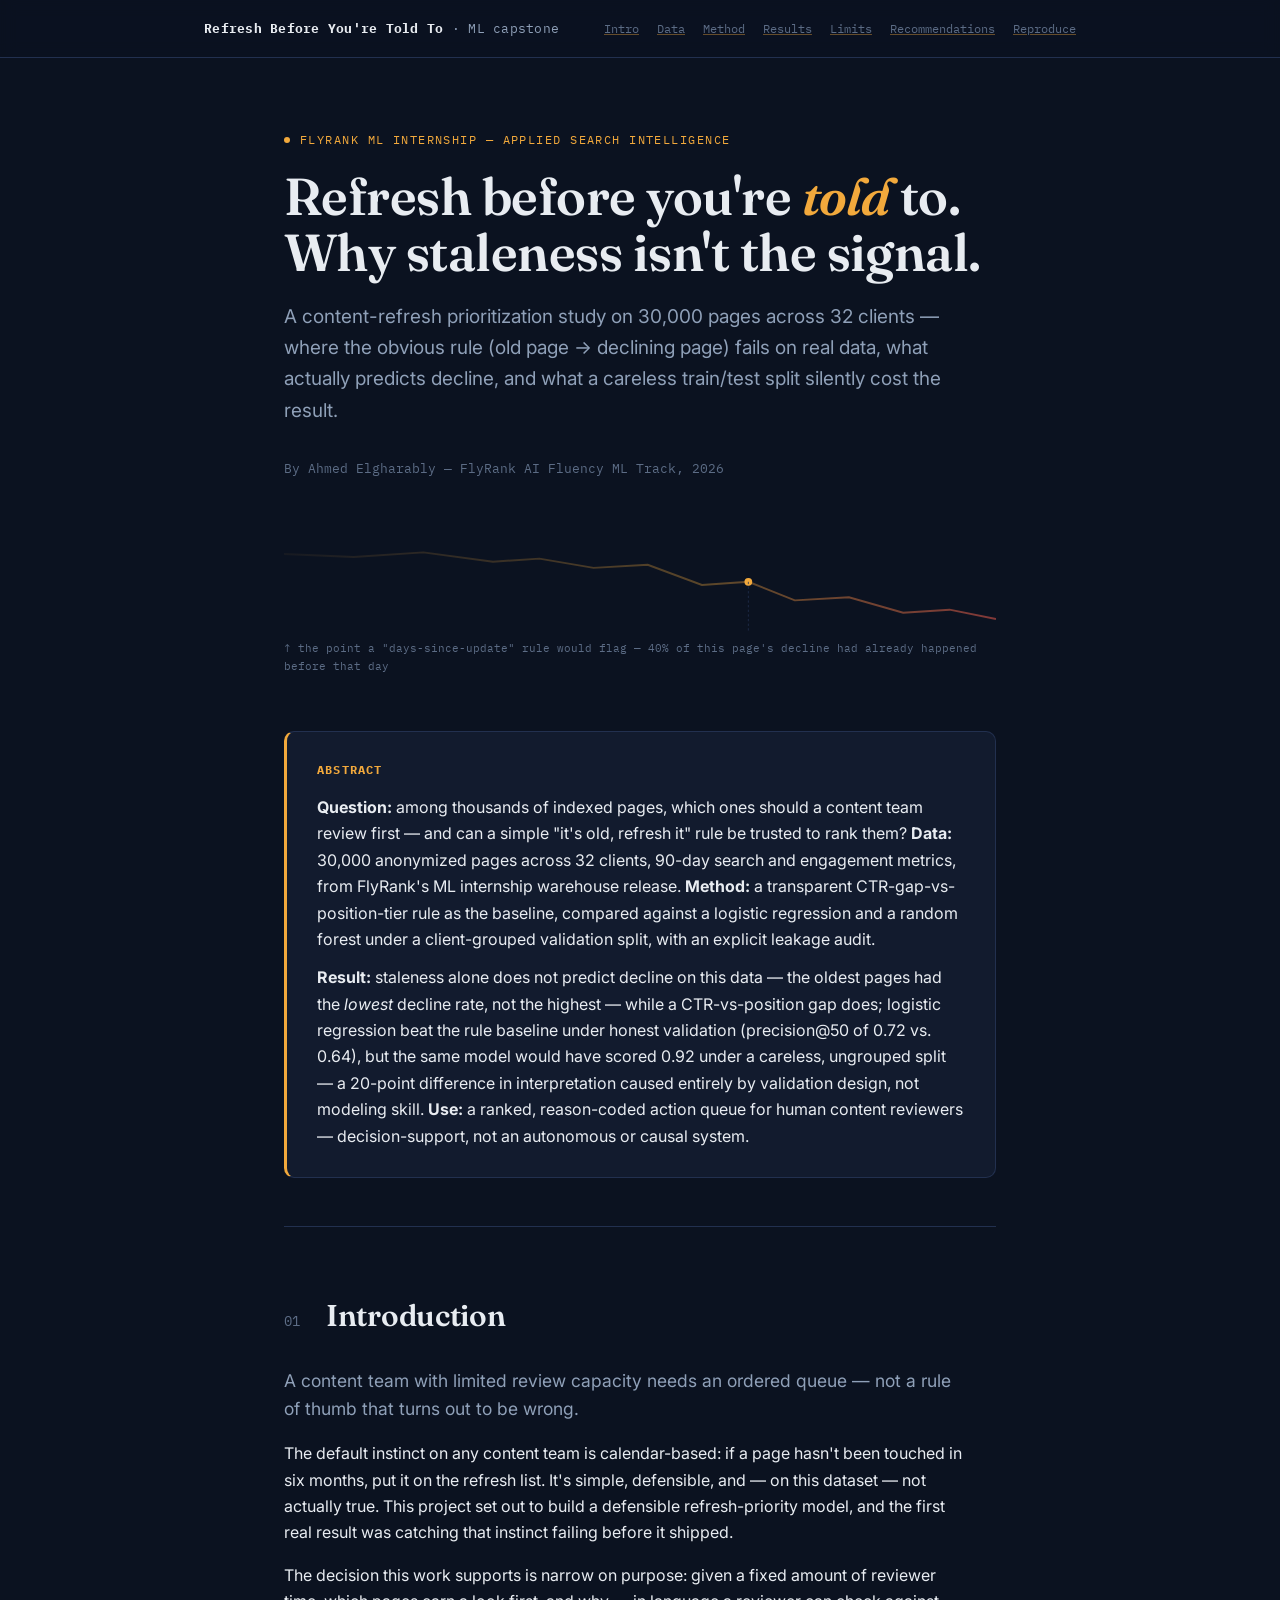
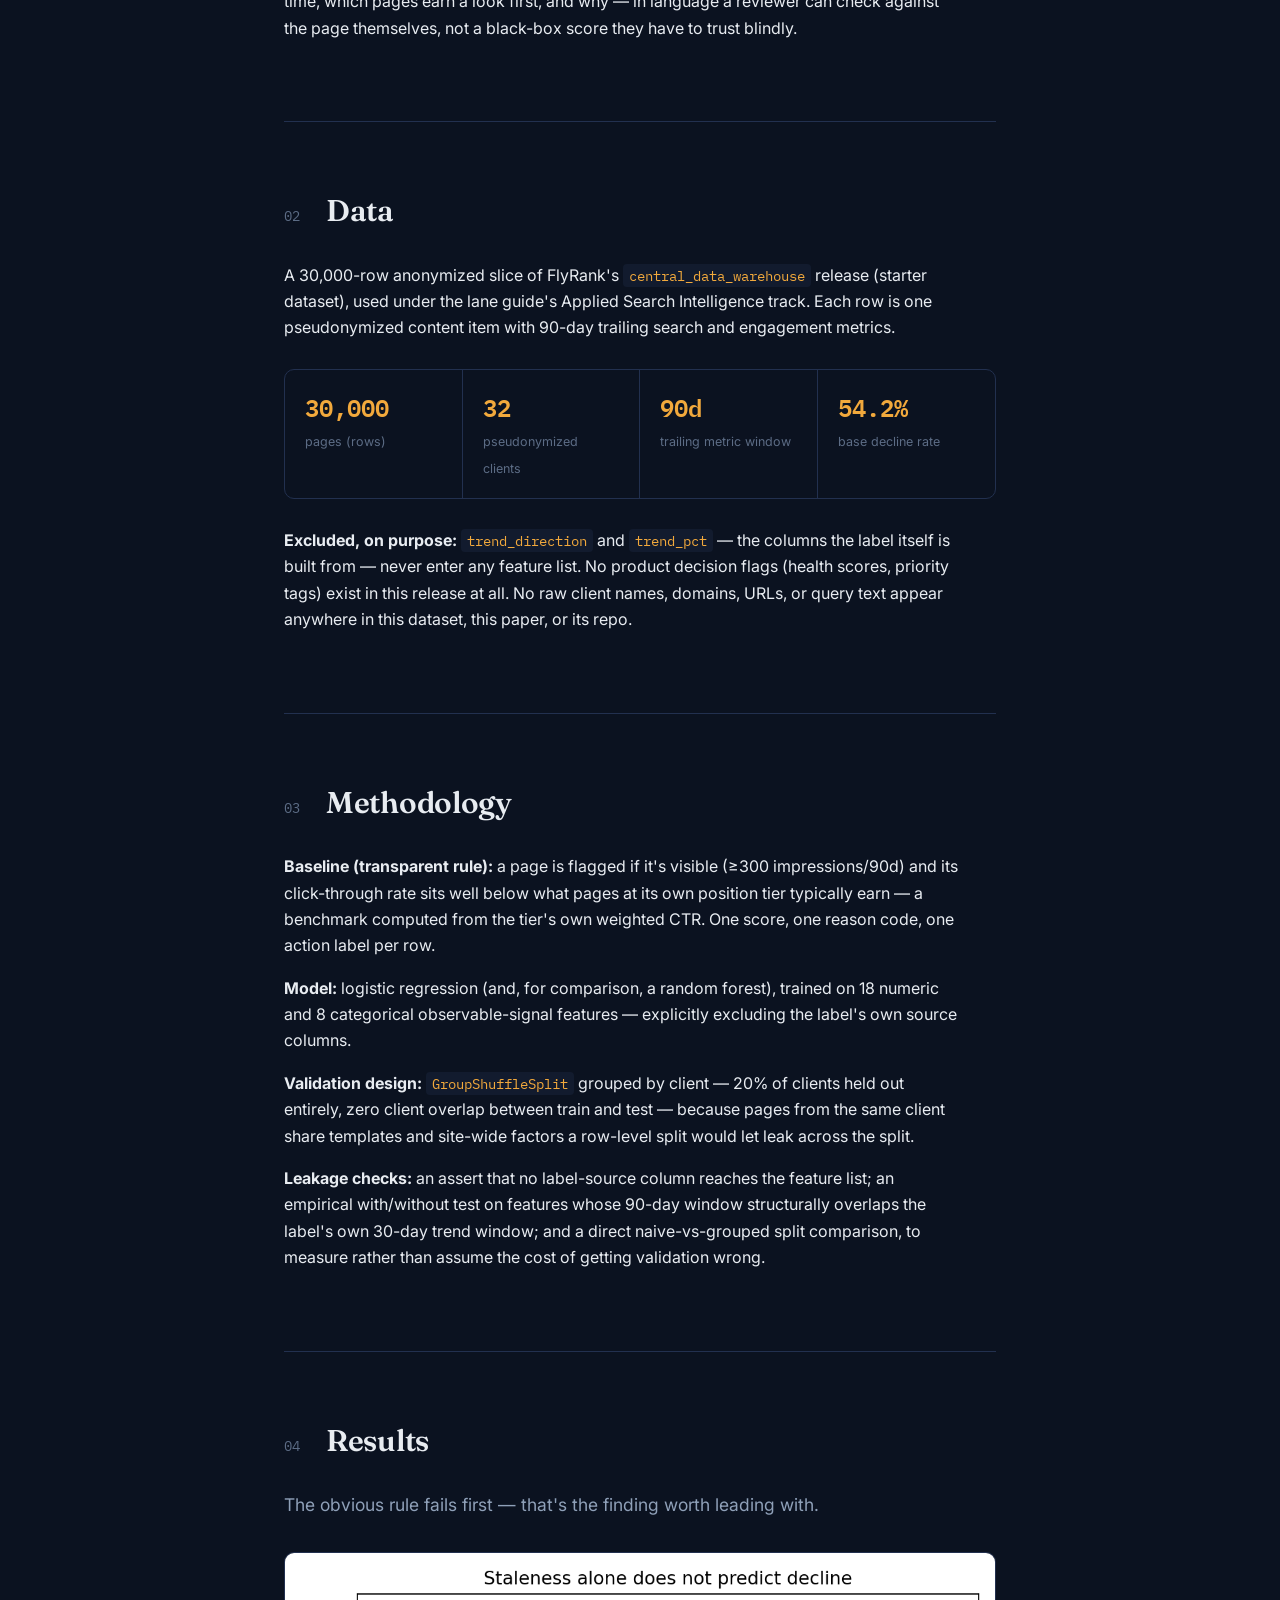
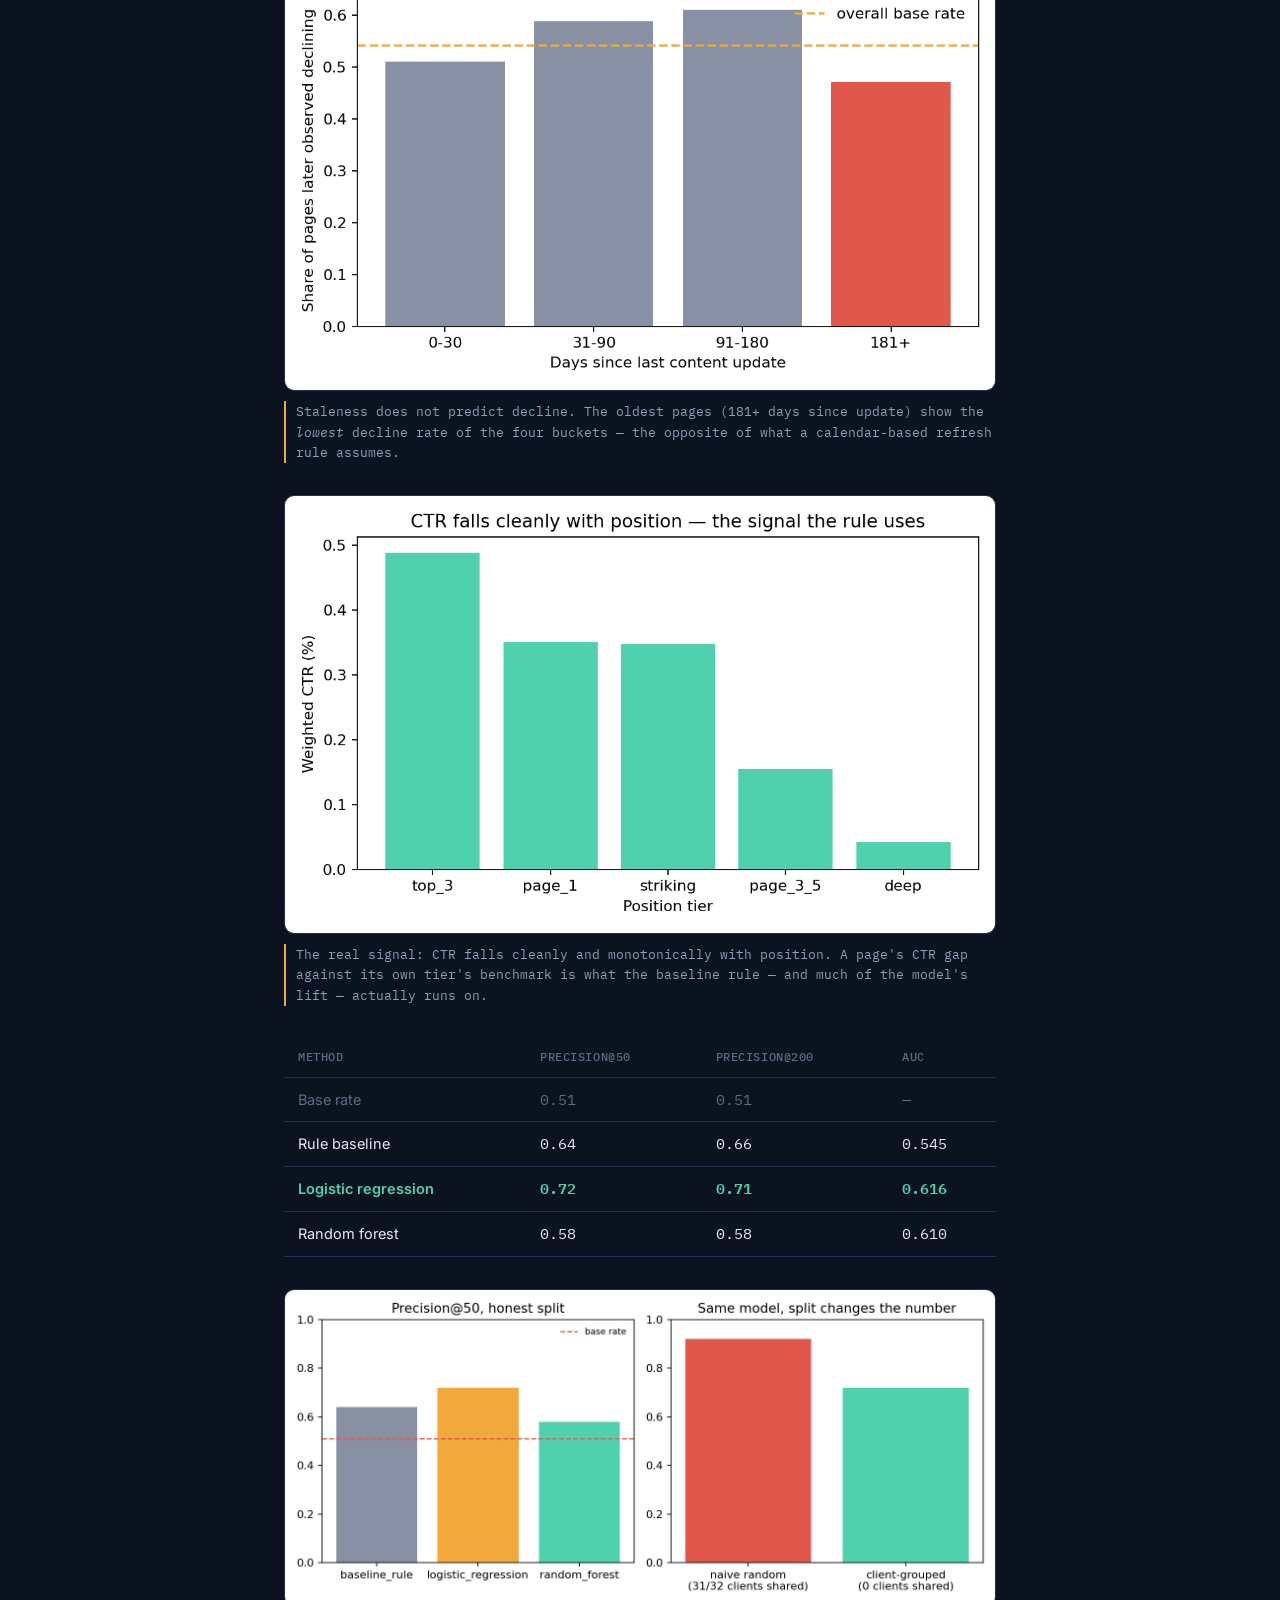
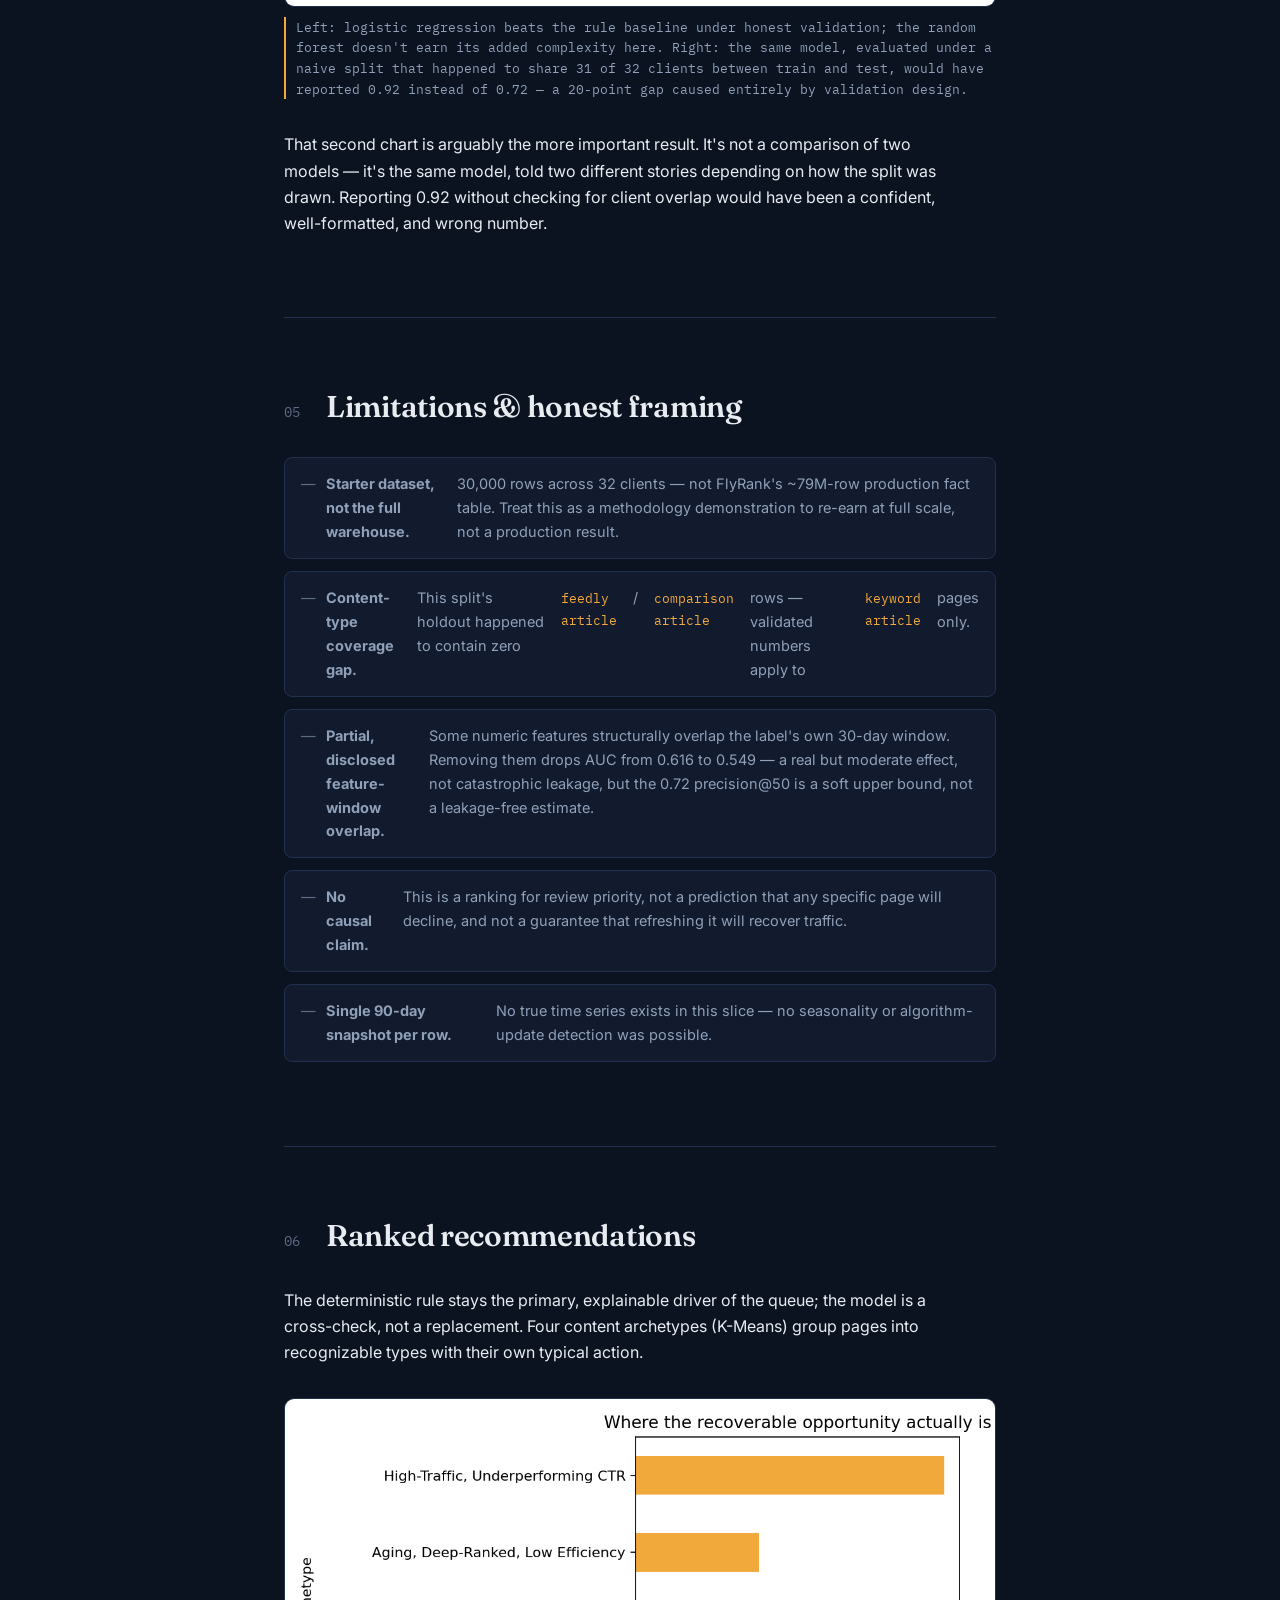
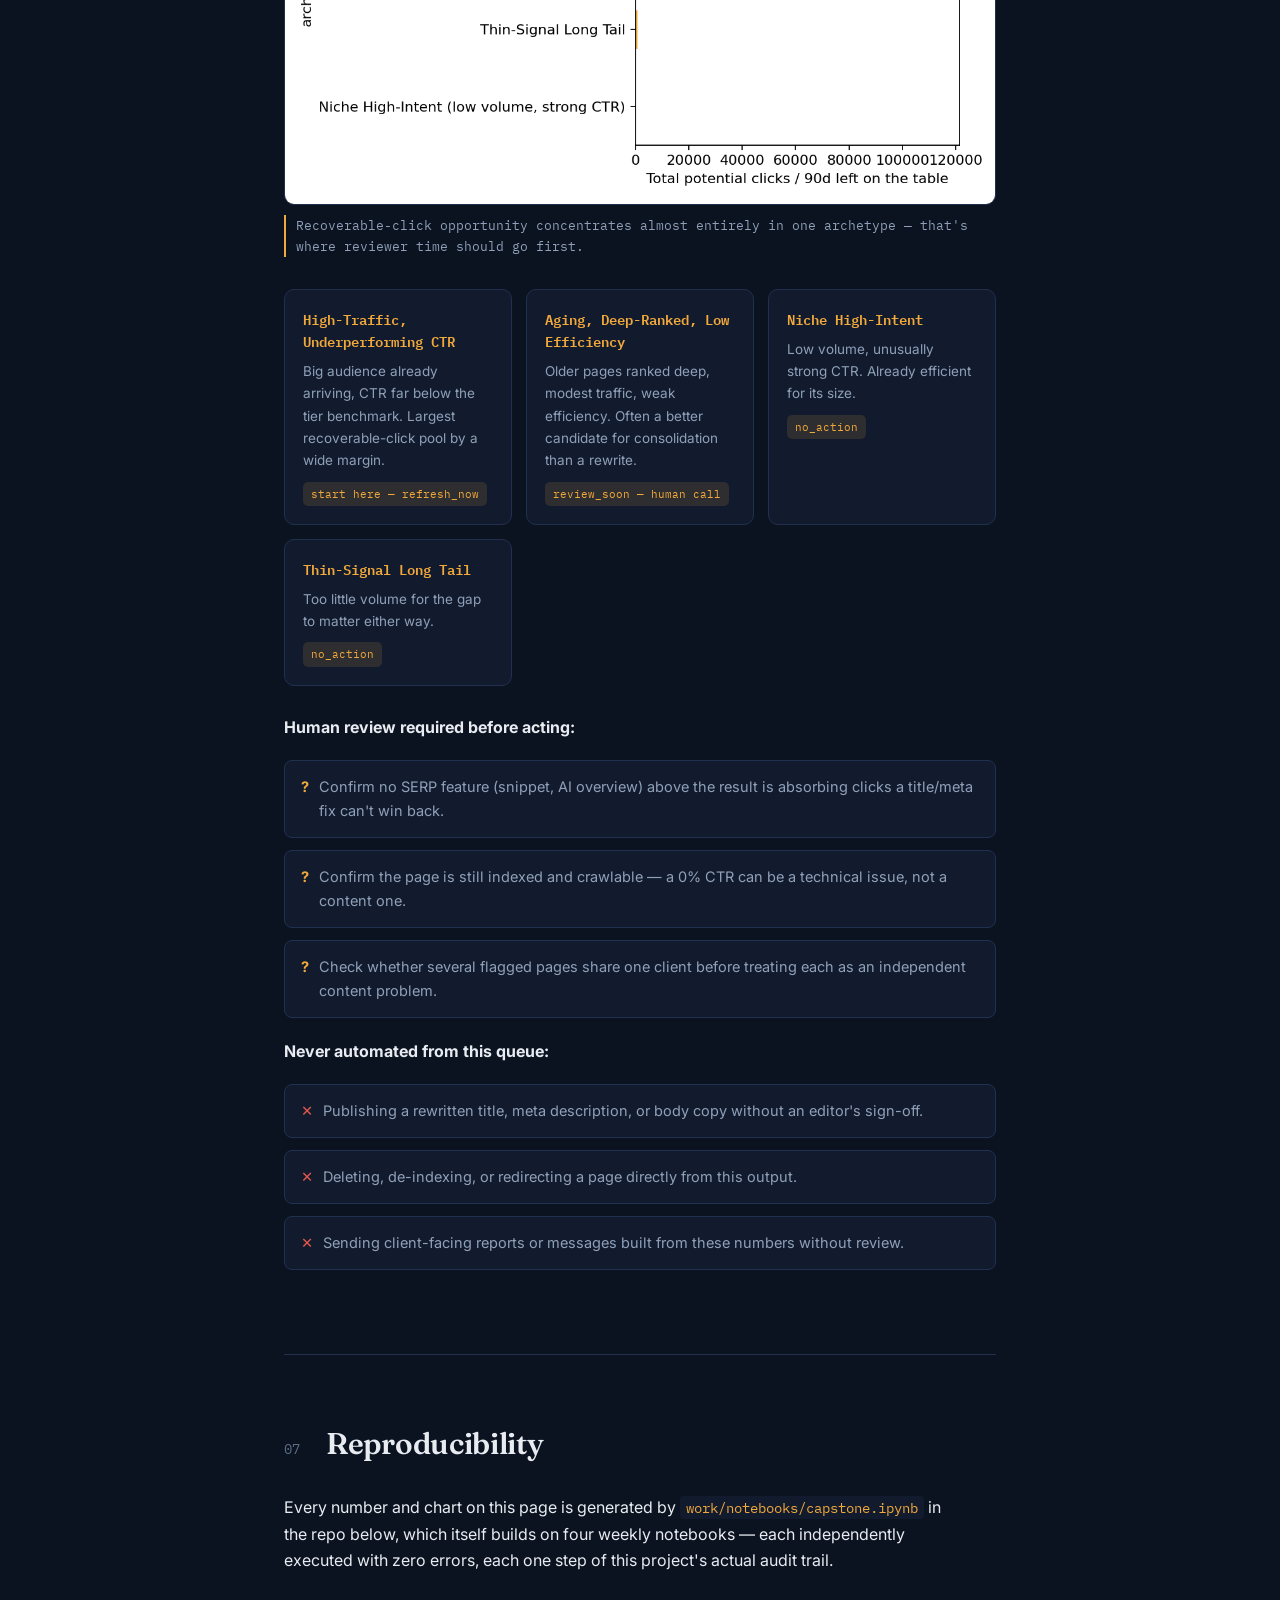
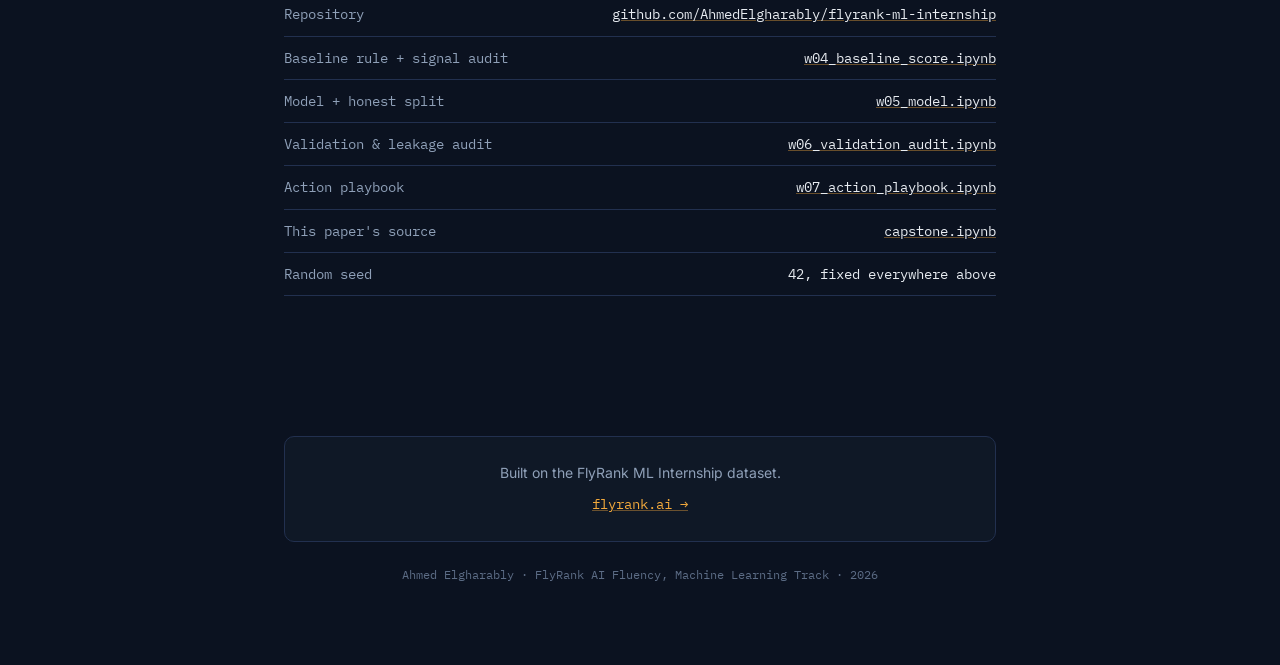
<file: docs/index.html>
<!DOCTYPE html>
<html lang="en">
<head>
<meta charset="UTF-8">
<meta name="viewport" content="width=device-width, initial-scale=1.0">
<title>Refresh Before You're Told To — Why Staleness Isn't the Signal</title>
<meta name="description" content="A content-refresh prioritization study on 30,000 pages: why the obvious 'it's old, refresh it' rule fails, what signal actually works, and what a naive train/test split cost the result.">
<link rel="preconnect" href="https://fonts.googleapis.com">
<link rel="preconnect" href="https://fonts.gstatic.com" crossorigin>
<link href="https://fonts.googleapis.com/css2?family=Fraunces:opsz,wght@9..144,400;9..144,500;9..144,600;9..144,700&family=Inter:wght@400;500;600;700&family=IBM+Plex+Mono:wght@400;500;600&display=swap" rel="stylesheet">
<style>
  :root{
    --bg:#0B1220;
    --bg-panel:#121B2E;
    --bg-panel-alt:#0F1826;
    --text:#E8ECF1;
    --text-dim:#8FA0B8;
    --text-faint:#5C6C85;
    --hair:#22304F;
    --amber:#F2A93C;
    --red:#E2574C;
    --teal:#4FD1AE;
    --radius:10px;
  }
  *{box-sizing:border-box;}
  html{scroll-behavior:smooth;}
  body{
    margin:0;
    background:var(--bg);
    color:var(--text);
    font-family:'Inter',system-ui,sans-serif;
    line-height:1.65;
    -webkit-font-smoothing:antialiased;
  }
  ::selection{background:var(--amber);color:#0B1220;}
  a{color:var(--amber);text-decoration-color:rgba(242,169,60,.4);}
  a:hover{text-decoration-color:var(--amber);}
  a:focus-visible, button:focus-visible{outline:2px solid var(--amber);outline-offset:3px;}

  .wrap{max-width:760px;margin:0 auto;padding:0 24px;}
  .wrap-wide{max-width:920px;margin:0 auto;padding:0 24px;}

  header.top{
    border-bottom:1px solid var(--hair);
    padding:18px 0;
    position:sticky;top:0;
    background:rgba(11,18,32,.88);
    backdrop-filter:blur(8px);
    z-index:10;
  }
  header.top .wrap-wide{display:flex;justify-content:space-between;align-items:center;gap:16px;flex-wrap:wrap;}
  .brand{font-family:'IBM Plex Mono',monospace;font-size:13px;color:var(--text-dim);letter-spacing:.02em;}
  .brand b{color:var(--text);}
  nav.toc{display:flex;gap:18px;flex-wrap:wrap;font-family:'IBM Plex Mono',monospace;font-size:12px;}
  nav.toc a{color:var(--text-faint);white-space:nowrap;}
  nav.toc a:hover{color:var(--amber);}

  /* ---------- HERO ---------- */
  .hero{padding:72px 0 40px;position:relative;overflow:hidden;}
  .hero-eyebrow{
    font-family:'IBM Plex Mono',monospace;
    font-size:12px;letter-spacing:.12em;text-transform:uppercase;
    color:var(--amber);margin-bottom:18px;display:flex;align-items:center;gap:10px;
  }
  .hero-eyebrow .dot{width:6px;height:6px;border-radius:50%;background:var(--amber);display:inline-block;}
  h1.title{
    font-family:'Fraunces',serif;
    font-weight:600;
    font-size:clamp(32px,5vw,52px);
    line-height:1.08;
    margin:0 0 20px;
    letter-spacing:-0.01em;
  }
  h1.title em{font-style:italic;color:var(--amber);}
  .subtitle{font-size:19px;color:var(--text-dim);max-width:58ch;margin:0 0 32px;}
  .byline{font-family:'IBM Plex Mono',monospace;font-size:12.5px;color:var(--text-faint);margin-bottom:44px;}
  .byline a{color:var(--text-dim);}

  /* signal trace svg */
  .signal-trace{width:100%;height:auto;display:block;margin:0 0 8px;}
  .signal-caption{font-family:'IBM Plex Mono',monospace;font-size:11px;color:var(--text-faint);margin-bottom:56px;}

  /* abstract box */
  .abstract{
    background:var(--bg-panel);
    border:1px solid var(--hair);
    border-left:3px solid var(--amber);
    border-radius:var(--radius);
    padding:28px 30px;
    margin-bottom:8px;
  }
  .abstract h2{
    font-family:'IBM Plex Mono',monospace;
    font-size:12px;letter-spacing:.1em;text-transform:uppercase;
    color:var(--amber);margin:0 0 14px;
  }
  .abstract p{margin:0;color:var(--text);font-size:16px;}
  .abstract p + p{margin-top:12px;}

  /* ---------- SECTIONS ---------- */
  section{padding:64px 0;border-top:1px solid var(--hair);}
  section:first-of-type{border-top:none;}
  .section-head{display:flex;align-items:baseline;gap:14px;margin-bottom:26px;}
  .section-num{
    font-family:'IBM Plex Mono',monospace;
    color:var(--text-faint);
    font-size:14px;
    min-width:28px;
  }
  h2.section-title{
    font-family:'Fraunces',serif;
    font-weight:600;
    font-size:clamp(22px,3vw,30px);
    margin:0;letter-spacing:-.01em;
  }
  p{color:var(--text);font-size:16px;}
  p.lede{font-size:17.5px;color:var(--text-dim);}
  .prose p{margin:0 0 16px;}
  .prose{max-width:68ch;}

  /* stat strip */
  .stat-strip{display:flex;gap:0;flex-wrap:wrap;margin:28px 0;border:1px solid var(--hair);border-radius:var(--radius);overflow:hidden;}
  .stat{flex:1 1 140px;padding:18px 20px;border-right:1px solid var(--hair);}
  .stat:last-child{border-right:none;}
  .stat-num{font-family:'IBM Plex Mono',monospace;font-size:24px;color:var(--amber);font-weight:600;display:block;}
  .stat-label{font-size:12.5px;color:var(--text-faint);}

  /* figure */
  figure{margin:32px 0;}
  figure img{width:100%;height:auto;border-radius:var(--radius);border:1px solid var(--hair);display:block;background:#fff;}
  figcaption{
    font-family:'IBM Plex Mono',monospace;
    font-size:12.5px;color:var(--text-dim);
    margin-top:10px;padding-left:2px;border-left:2px solid var(--amber);padding-left:10px;
  }

  /* tables */
  table{width:100%;border-collapse:collapse;margin:24px 0;font-size:14.5px;}
  th,td{text-align:left;padding:10px 14px;border-bottom:1px solid var(--hair);}
  th{font-family:'IBM Plex Mono',monospace;font-size:11.5px;letter-spacing:.05em;text-transform:uppercase;color:var(--text-faint);font-weight:500;}
  td{color:var(--text);}
  td.mono, th.mono{font-family:'IBM Plex Mono',monospace;}
  tr.highlight td{color:var(--teal);font-weight:600;}
  tr.dim td{color:var(--text-faint);}

  /* callout list (limitations, no-go) */
  .callout-list{list-style:none;margin:20px 0;padding:0;display:grid;gap:12px;}
  .callout-list li{
    background:var(--bg-panel);
    border:1px solid var(--hair);
    border-radius:8px;
    padding:14px 16px;
    font-size:14.5px;
    color:var(--text-dim);
    display:flex;gap:10px;
  }
  .callout-list li::before{content:"—";color:var(--text-faint);flex-shrink:0;}
  .callout-list.nogo li::before{content:"✕";color:var(--red);font-weight:700;}
  .callout-list.review li::before{content:"?";color:var(--amber);font-weight:700;}

  /* archetype cards */
  .archetype-grid{display:grid;grid-template-columns:repeat(auto-fit,minmax(220px,1fr));gap:14px;margin:28px 0;}
  .archetype-card{background:var(--bg-panel);border:1px solid var(--hair);border-radius:var(--radius);padding:18px;}
  .archetype-card h3{font-family:'IBM Plex Mono',monospace;font-size:13.5px;color:var(--amber);margin:0 0 8px;font-weight:600;}
  .archetype-card p{font-size:13.5px;color:var(--text-dim);margin:0;}
  .archetype-card .tag{
    display:inline-block;margin-top:10px;font-family:'IBM Plex Mono',monospace;
    font-size:11px;padding:3px 8px;border-radius:5px;background:rgba(242,169,60,.12);color:var(--amber);
  }

  /* repro block */
  .repro-list{list-style:none;margin:20px 0;padding:0;}
  .repro-list li{
    font-family:'IBM Plex Mono',monospace;font-size:13.5px;
    padding:10px 0;border-bottom:1px solid var(--hair);
    display:flex;justify-content:space-between;gap:16px;flex-wrap:wrap;
  }
  .repro-list li span.label{color:var(--text-dim);}
  .repro-list li a{color:var(--text);}

  /* footer / acknowledgments */
  footer{padding:56px 0 80px;}
  .credit-box{
    background:var(--bg-panel-alt);
    border:1px solid var(--hair);
    border-radius:var(--radius);
    padding:24px 26px;
    text-align:center;
  }
  .credit-box p{margin:0 0 6px;color:var(--text-dim);font-size:14px;}
  .credit-box a{font-family:'IBM Plex Mono',monospace;font-size:14px;}
  .foot-meta{text-align:center;margin-top:24px;font-family:'IBM Plex Mono',monospace;font-size:11.5px;color:var(--text-faint);}

  code{font-family:'IBM Plex Mono',monospace;background:var(--bg-panel);padding:2px 6px;border-radius:4px;font-size:.9em;color:var(--amber);}

  @media (max-width:640px){
    nav.toc{display:none;}
    section{padding:44px 0;}
    .abstract{padding:20px;}
  }
  @media (prefers-reduced-motion: reduce){
    html{scroll-behavior:auto;}
  }
</style>
</head>
<body>

<header class="top">
  <div class="wrap-wide">
    <div class="brand"><b>Refresh Before You're Told To</b> · ML capstone</div>
    <nav class="toc">
      <a href="#intro">Intro</a>
      <a href="#data">Data</a>
      <a href="#method">Method</a>
      <a href="#results">Results</a>
      <a href="#limits">Limits</a>
      <a href="#recs">Recommendations</a>
      <a href="#repro">Reproduce</a>
    </nav>
  </div>
</header>

<main class="wrap">

  <section class="hero" id="top">
    <div class="hero-eyebrow"><span class="dot"></span>FlyRank ML Internship — Applied Search Intelligence</div>
    <h1 class="title">Refresh before you're <em>told</em> to.<br>Why staleness isn't the signal.</h1>
    <p class="subtitle">A content-refresh prioritization study on 30,000 pages across 32 clients — where the obvious rule (old page → declining page) fails on real data, what actually predicts decline, and what a careless train/test split silently cost the result.</p>
    <div class="byline">By Ahmed Elgharably — FlyRank AI Fluency ML Track, 2026</div>

    <svg class="signal-trace" viewBox="0 0 920 140" preserveAspectRatio="none" role="img" aria-label="A declining signal trace with a marked inflection point">
      <defs>
        <linearGradient id="fade" x1="0" y1="0" x2="1" y2="0">
          <stop offset="0%" stop-color="#F2A93C" stop-opacity="0.05"/>
          <stop offset="60%" stop-color="#F2A93C" stop-opacity="0.35"/>
          <stop offset="100%" stop-color="#E2574C" stop-opacity="0.55"/>
        </linearGradient>
      </defs>
      <polyline points="0,40 90,44 180,38 270,50 330,46 400,58 470,54 540,80 600,76 660,100 730,96 800,116 860,112 920,124"
                fill="none" stroke="url(#fade)" stroke-width="2.5"/>
      <circle cx="600" cy="76" r="5" fill="#F2A93C"/>
      <line x1="600" y1="76" x2="600" y2="140" stroke="#22304F" stroke-width="1" stroke-dasharray="3,3"/>
    </svg>
    <div class="signal-caption">↑ the point a "days-since-update" rule would flag — 40% of this page's decline had already happened before that day</div>

    <div class="abstract">
      <h2>Abstract</h2>
      <p><strong>Question:</strong> among thousands of indexed pages, which ones should a content team review first — and can a simple "it's old, refresh it" rule be trusted to rank them?
      <strong>Data:</strong> 30,000 anonymized pages across 32 clients, 90-day search and engagement metrics, from FlyRank's ML internship warehouse release.
      <strong>Method:</strong> a transparent CTR-gap-vs-position-tier rule as the baseline, compared against a logistic regression and a random forest under a client-grouped validation split, with an explicit leakage audit.</p>
      <p><strong>Result:</strong> staleness alone does not predict decline on this data — the oldest pages had the <em>lowest</em> decline rate, not the highest — while a CTR-vs-position gap does; logistic regression beat the rule baseline under honest validation (precision@50 of 0.72 vs. 0.64), but the same model would have scored 0.92 under a careless, ungrouped split — a 20-point difference in interpretation caused entirely by validation design, not modeling skill.
      <strong>Use:</strong> a ranked, reason-coded action queue for human content reviewers — decision-support, not an autonomous or causal system.</p>
    </div>
  </section>

  <section id="intro">
    <div class="section-head"><span class="section-num">01</span><h2 class="section-title">Introduction</h2></div>
    <div class="prose">
      <p class="lede">A content team with limited review capacity needs an ordered queue — not a rule of thumb that turns out to be wrong.</p>
      <p>The default instinct on any content team is calendar-based: if a page hasn't been touched in six months, put it on the refresh list. It's simple, defensible, and — on this dataset — not actually true. This project set out to build a defensible refresh-priority model, and the first real result was catching that instinct failing before it shipped.</p>
      <p>The decision this work supports is narrow on purpose: given a fixed amount of reviewer time, which pages earn a look first, and why — in language a reviewer can check against the page themselves, not a black-box score they have to trust blindly.</p>
    </div>
  </section>

  <section id="data">
    <div class="section-head"><span class="section-num">02</span><h2 class="section-title">Data</h2></div>
    <div class="prose">
      <p>A 30,000-row anonymized slice of FlyRank's <code>central_data_warehouse</code> release (starter dataset), used under the lane guide's Applied Search Intelligence track. Each row is one pseudonymized content item with 90-day trailing search and engagement metrics.</p>
    </div>
    <div class="stat-strip">
      <div class="stat"><span class="stat-num">30,000</span><span class="stat-label">pages (rows)</span></div>
      <div class="stat"><span class="stat-num">32</span><span class="stat-label">pseudonymized clients</span></div>
      <div class="stat"><span class="stat-num">90d</span><span class="stat-label">trailing metric window</span></div>
      <div class="stat"><span class="stat-num">54.2%</span><span class="stat-label">base decline rate</span></div>
    </div>
    <div class="prose">
      <p><strong>Excluded, on purpose:</strong> <code>trend_direction</code> and <code>trend_pct</code> — the columns the label itself is built from — never enter any feature list. No product decision flags (health scores, priority tags) exist in this release at all. No raw client names, domains, URLs, or query text appear anywhere in this dataset, this paper, or its repo.</p>
    </div>
  </section>

  <section id="method">
    <div class="section-head"><span class="section-num">03</span><h2 class="section-title">Methodology</h2></div>
    <div class="prose">
      <p><strong>Baseline (transparent rule):</strong> a page is flagged if it's visible (≥300 impressions/90d) and its click-through rate sits well below what pages at its own position tier typically earn — a benchmark computed from the tier's own weighted CTR. One score, one reason code, one action label per row.</p>
      <p><strong>Model:</strong> logistic regression (and, for comparison, a random forest), trained on 18 numeric and 8 categorical observable-signal features — explicitly excluding the label's own source columns.</p>
      <p><strong>Validation design:</strong> <code>GroupShuffleSplit</code> grouped by client — 20% of clients held out entirely, zero client overlap between train and test — because pages from the same client share templates and site-wide factors a row-level split would let leak across the split.</p>
      <p><strong>Leakage checks:</strong> an assert that no label-source column reaches the feature list; an empirical with/without test on features whose 90-day window structurally overlaps the label's own 30-day trend window; and a direct naive-vs-grouped split comparison, to measure rather than assume the cost of getting validation wrong.</p>
    </div>
  </section>

  <section id="results">
    <div class="section-head"><span class="section-num">04</span><h2 class="section-title">Results</h2></div>

    <div class="prose">
      <p class="lede">The obvious rule fails first — that's the finding worth leading with.</p>
    </div>
    <figure>
      <img src="assets/fig1_staleness_audit.png" alt="Bar chart: decline rate by days-since-update tier. The stalest tier (181+ days) has the lowest decline rate, not the highest.">
      <figcaption>Staleness does not predict decline. The oldest pages (181+ days since update) show the <em>lowest</em> decline rate of the four buckets — the opposite of what a calendar-based refresh rule assumes.</figcaption>
    </figure>

    <figure>
      <img src="assets/fig2_ctr_by_position.png" alt="Bar chart: weighted CTR falling cleanly from top_3 to deep position tiers.">
      <figcaption>The real signal: CTR falls cleanly and monotonically with position. A page's CTR gap against its own tier's benchmark is what the baseline rule — and much of the model's lift — actually runs on.</figcaption>
    </figure>

    <table>
      <thead><tr><th>Method</th><th class="mono">Precision@50</th><th class="mono">Precision@200</th><th class="mono">AUC</th></tr></thead>
      <tbody>
        <tr class="dim"><td>Base rate</td><td class="mono">0.51</td><td class="mono">0.51</td><td class="mono">—</td></tr>
        <tr><td>Rule baseline</td><td class="mono">0.64</td><td class="mono">0.66</td><td class="mono">0.545</td></tr>
        <tr class="highlight"><td>Logistic regression</td><td class="mono">0.72</td><td class="mono">0.71</td><td class="mono">0.616</td></tr>
        <tr><td>Random forest</td><td class="mono">0.58</td><td class="mono">0.58</td><td class="mono">0.610</td></tr>
      </tbody>
    </table>

    <figure>
      <img src="assets/fig3_results_and_validation.png" alt="Two panel chart: left shows precision at 50 by method under the honest split; right shows the same model scoring 0.92 under a naive split versus 0.72 under a grouped split.">
      <figcaption>Left: logistic regression beats the rule baseline under honest validation; the random forest doesn't earn its added complexity here. Right: the same model, evaluated under a naive split that happened to share 31 of 32 clients between train and test, would have reported 0.92 instead of 0.72 — a 20-point gap caused entirely by validation design.</figcaption>
    </figure>

    <div class="prose">
      <p>That second chart is arguably the more important result. It's not a comparison of two models — it's the same model, told two different stories depending on how the split was drawn. Reporting 0.92 without checking for client overlap would have been a confident, well-formatted, and wrong number.</p>
    </div>
  </section>

  <section id="limits">
    <div class="section-head"><span class="section-num">05</span><h2 class="section-title">Limitations &amp; honest framing</h2></div>
    <ul class="callout-list">
      <li><strong>Starter dataset, not the full warehouse.</strong> 30,000 rows across 32 clients — not FlyRank's ~79M-row production fact table. Treat this as a methodology demonstration to re-earn at full scale, not a production result.</li>
      <li><strong>Content-type coverage gap.</strong> This split's holdout happened to contain zero <code>feedly article</code>/<code>comparison article</code> rows — validated numbers apply to <code>keyword article</code> pages only.</li>
      <li><strong>Partial, disclosed feature-window overlap.</strong> Some numeric features structurally overlap the label's own 30-day window. Removing them drops AUC from 0.616 to 0.549 — a real but moderate effect, not catastrophic leakage, but the 0.72 precision@50 is a soft upper bound, not a leakage-free estimate.</li>
      <li><strong>No causal claim.</strong> This is a ranking for review priority, not a prediction that any specific page will decline, and not a guarantee that refreshing it will recover traffic.</li>
      <li><strong>Single 90-day snapshot per row.</strong> No true time series exists in this slice — no seasonality or algorithm-update detection was possible.</li>
    </ul>
  </section>

  <section id="recs">
    <div class="section-head"><span class="section-num">06</span><h2 class="section-title">Ranked recommendations</h2></div>
    <div class="prose">
      <p>The deterministic rule stays the primary, explainable driver of the queue; the model is a cross-check, not a replacement. Four content archetypes (K-Means) group pages into recognizable types with their own typical action.</p>
    </div>

    <figure>
      <img src="assets/fig4_opportunity_by_archetype.png" alt="Horizontal bar chart of total potential click gain by content archetype, led by High-Traffic Underperforming CTR.">
      <figcaption>Recoverable-click opportunity concentrates almost entirely in one archetype — that's where reviewer time should go first.</figcaption>
    </figure>

    <div class="archetype-grid">
      <div class="archetype-card">
        <h3>High-Traffic, Underperforming CTR</h3>
        <p>Big audience already arriving, CTR far below the tier benchmark. Largest recoverable-click pool by a wide margin.</p>
        <span class="tag">start here — refresh_now</span>
      </div>
      <div class="archetype-card">
        <h3>Aging, Deep-Ranked, Low Efficiency</h3>
        <p>Older pages ranked deep, modest traffic, weak efficiency. Often a better candidate for consolidation than a rewrite.</p>
        <span class="tag">review_soon — human call</span>
      </div>
      <div class="archetype-card">
        <h3>Niche High-Intent</h3>
        <p>Low volume, unusually strong CTR. Already efficient for its size.</p>
        <span class="tag">no_action</span>
      </div>
      <div class="archetype-card">
        <h3>Thin-Signal Long Tail</h3>
        <p>Too little volume for the gap to matter either way.</p>
        <span class="tag">no_action</span>
      </div>
    </div>

    <div class="prose">
      <p><strong>Human review required before acting:</strong></p>
    </div>
    <ul class="callout-list review">
      <li>Confirm no SERP feature (snippet, AI overview) above the result is absorbing clicks a title/meta fix can't win back.</li>
      <li>Confirm the page is still indexed and crawlable — a 0% CTR can be a technical issue, not a content one.</li>
      <li>Check whether several flagged pages share one client before treating each as an independent content problem.</li>
    </ul>

    <div class="prose">
      <p><strong>Never automated from this queue:</strong></p>
    </div>
    <ul class="callout-list nogo">
      <li>Publishing a rewritten title, meta description, or body copy without an editor's sign-off.</li>
      <li>Deleting, de-indexing, or redirecting a page directly from this output.</li>
      <li>Sending client-facing reports or messages built from these numbers without review.</li>
    </ul>
  </section>

  <section id="repro">
    <div class="section-head"><span class="section-num">07</span><h2 class="section-title">Reproducibility</h2></div>
    <div class="prose">
      <p>Every number and chart on this page is generated by <code>work/notebooks/capstone.ipynb</code> in the repo below, which itself builds on four weekly notebooks — each independently executed with zero errors, each one step of this project's actual audit trail.</p>
    </div>
    <ul class="repro-list">
      <li><span class="label">Repository</span><a href="https://github.com/AhmedElgharably/flyrank-ml-internship" target="_blank" rel="noopener">github.com/AhmedElgharably/flyrank-ml-internship</a></li>
      <li><span class="label">Baseline rule + signal audit</span><a href="https://github.com/AhmedElgharably/flyrank-ml-internship/blob/main/work/notebooks/w04_baseline_score.ipynb" target="_blank" rel="noopener">w04_baseline_score.ipynb</a></li>
      <li><span class="label">Model + honest split</span><a href="https://github.com/AhmedElgharably/flyrank-ml-internship/blob/main/work/notebooks/w05_model.ipynb" target="_blank" rel="noopener">w05_model.ipynb</a></li>
      <li><span class="label">Validation &amp; leakage audit</span><a href="https://github.com/AhmedElgharably/flyrank-ml-internship/blob/main/work/notebooks/w06_validation_audit.ipynb" target="_blank" rel="noopener">w06_validation_audit.ipynb</a></li>
      <li><span class="label">Action playbook</span><a href="https://github.com/AhmedElgharably/flyrank-ml-internship/blob/main/work/notebooks/w07_action_playbook.ipynb" target="_blank" rel="noopener">w07_action_playbook.ipynb</a></li>
      <li><span class="label">This paper's source</span><a href="https://github.com/AhmedElgharably/flyrank-ml-internship/blob/main/work/notebooks/capstone.ipynb" target="_blank" rel="noopener">capstone.ipynb</a></li>
      <li><span class="label">Random seed</span><span class="mono">42, fixed everywhere above</span></li>
    </ul>
  </section>

</main>

<footer>
  <div class="wrap">
    <div class="credit-box">
      <p>Built on the FlyRank ML Internship dataset.</p>
      <a href="https://flyrank.ai" target="_blank" rel="noopener">flyrank.ai →</a>
    </div>
    <div class="foot-meta">Ahmed Elgharably · FlyRank AI Fluency, Machine Learning Track · 2026</div>
  </div>
</footer>

</body>
</html>
</file>
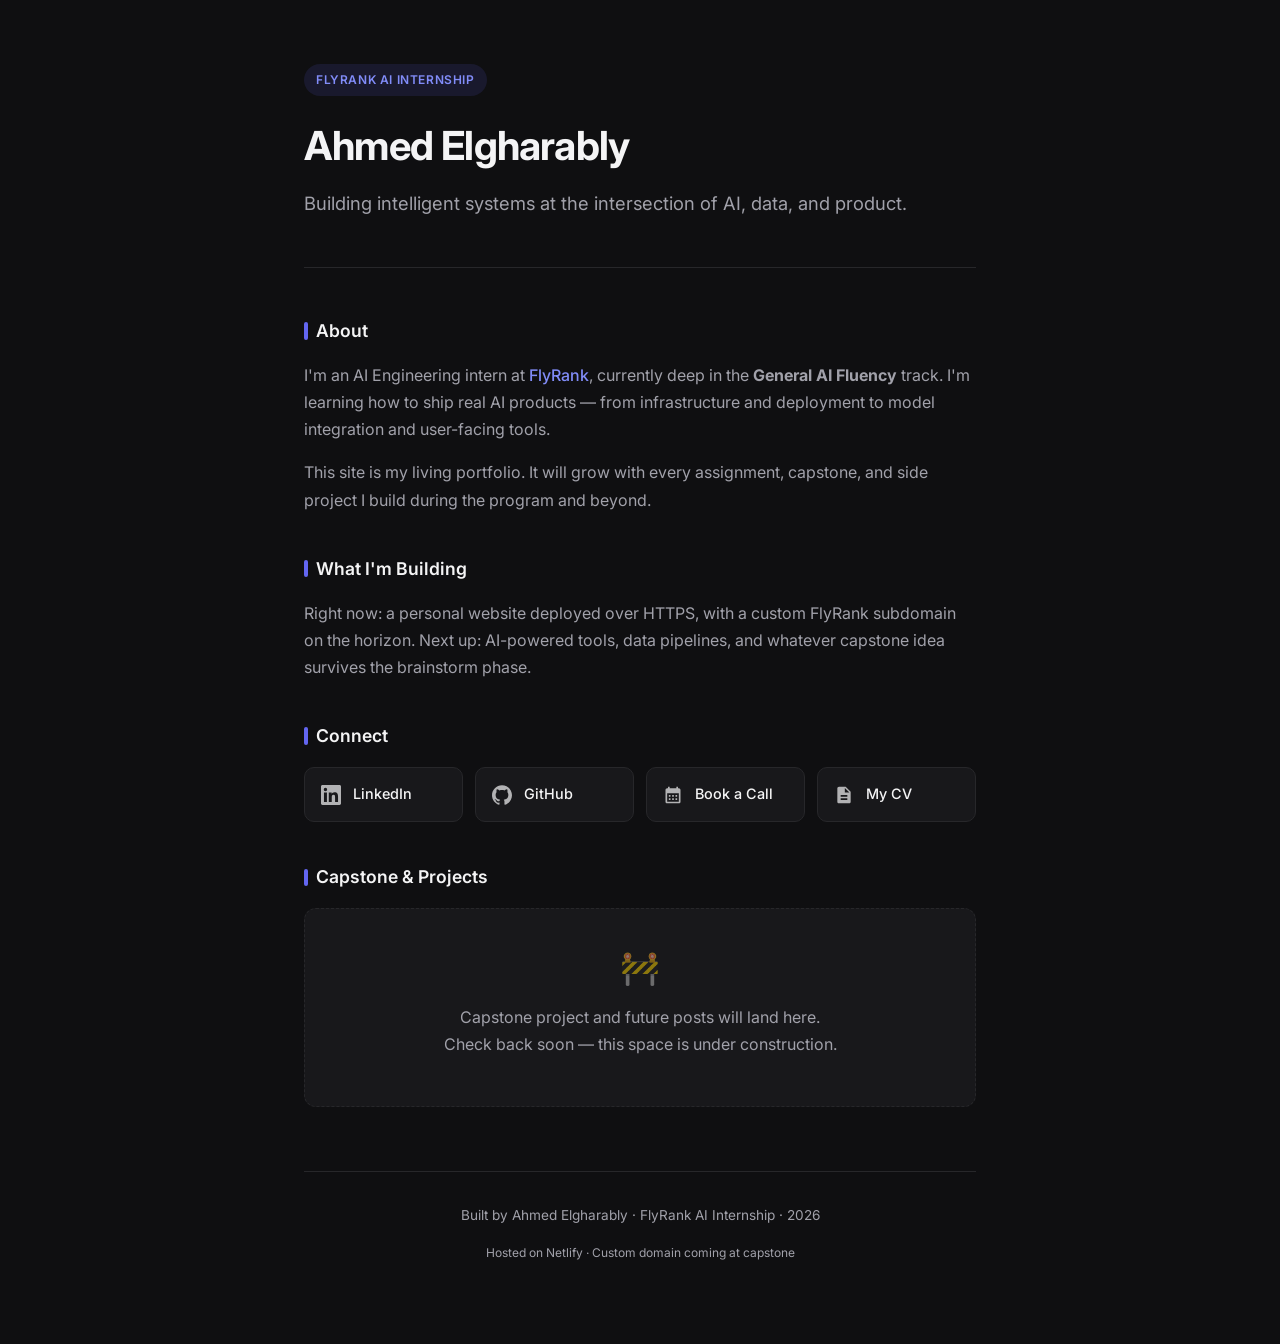
<file: week 5/index.html>
<!DOCTYPE html>
<html lang="en">
<head>
    <meta charset="UTF-8">
    <meta name="viewport" content="width=device-width, initial-scale=1.0">
    <title>Ahmed Elgharably — AI Engineer</title>
    <link rel="preconnect" href="https://fonts.googleapis.com">
    <link href="https://fonts.googleapis.com/css2?family=Inter:wght@300;400;500;600;700&display=swap" rel="stylesheet">
    <style>
        :root {
            --bg: #0f0f11;
            --surface: #18181b;
            --surface-hover: #232326;
            --text: #f4f4f5;
            --text-muted: #a1a1aa;
            --accent: #6366f1;
            --accent-hover: #818cf8;
            --border: #27272a;
        }
        * { margin: 0; padding: 0; box-sizing: border-box; }
        body {
            font-family: 'Inter', system-ui, -apple-system, sans-serif;
            background: var(--bg);
            color: var(--text);
            line-height: 1.7;
            min-height: 100vh;
        }
        .container {
            max-width: 720px;
            margin: 0 auto;
            padding: 4rem 1.5rem;
        }
        header {
            margin-bottom: 3rem;
            padding-bottom: 2rem;
            border-bottom: 1px solid var(--border);
        }
        .badge {
            display: inline-block;
            background: rgba(99, 102, 241, 0.12);
            color: var(--accent-hover);
            font-size: 0.75rem;
            font-weight: 600;
            letter-spacing: 0.05em;
            text-transform: uppercase;
            padding: 0.35rem 0.75rem;
            border-radius: 999px;
            margin-bottom: 1rem;
        }
        h1 {
            font-size: 2.5rem;
            font-weight: 700;
            letter-spacing: -0.02em;
            margin-bottom: 0.5rem;
        }
        .subtitle {
            color: var(--text-muted);
            font-size: 1.15rem;
            font-weight: 400;
        }
        section {
            margin-bottom: 2.5rem;
        }
        h2 {
            font-size: 1.1rem;
            font-weight: 600;
            color: var(--text);
            margin-bottom: 1rem;
            display: flex;
            align-items: center;
            gap: 0.5rem;
        }
        h2::before {
            content: '';
            display: inline-block;
            width: 4px;
            height: 1.1rem;
            background: var(--accent);
            border-radius: 2px;
        }
        p {
            color: var(--text-muted);
            margin-bottom: 1rem;
        }
        .links-grid {
            display: grid;
            grid-template-columns: repeat(auto-fit, minmax(140px, 1fr));
            gap: 0.75rem;
        }
        .link-card {
            display: flex;
            align-items: center;
            gap: 0.75rem;
            background: var(--surface);
            border: 1px solid var(--border);
            padding: 0.9rem 1rem;
            border-radius: 10px;
            text-decoration: none;
            color: var(--text);
            font-weight: 500;
            font-size: 0.9rem;
            transition: all 0.2s ease;
        }
        .link-card:hover {
            background: var(--surface-hover);
            border-color: var(--accent);
            transform: translateY(-1px);
        }
        .link-card svg {
            width: 20px;
            height: 20px;
            flex-shrink: 0;
            opacity: 0.7;
        }
        .link-card:hover svg { opacity: 1; }
        .coming-soon {
            background: var(--surface);
            border: 1px dashed var(--border);
            border-radius: 12px;
            padding: 2rem;
            text-align: center;
            color: var(--text-muted);
        }
        .coming-soon .icon {
            font-size: 2rem;
            margin-bottom: 0.5rem;
            opacity: 0.5;
        }
        footer {
            margin-top: 4rem;
            padding-top: 2rem;
            border-top: 1px solid var(--border);
            text-align: center;
            color: var(--text-muted);
            font-size: 0.85rem;
        }
        .highlight {
            color: var(--accent-hover);
            font-weight: 500;
        }
        @media (max-width: 480px) {
            h1 { font-size: 1.8rem; }
            .container { padding: 2.5rem 1rem; }
        }
    </style>
<base target="_blank">
</head>
<body>
    <div class="container">
        <header>
            <span class="badge">FlyRank AI Internship</span>
            <h1>Ahmed Elgharably</h1>
            <p class="subtitle">Building intelligent systems at the intersection of AI, data, and product.</p>
        </header>

        <section>
            <h2>About</h2>
            <p>
                I'm an AI Engineering intern at <span class="highlight">FlyRank</span>, currently deep in the 
                <strong>General AI Fluency</strong> track. I'm learning how to ship real AI products — from 
                infrastructure and deployment to model integration and user-facing tools.
            </p>
            <p>
                This site is my living portfolio. It will grow with every assignment, capstone, and side project 
                I build during the program and beyond.
            </p>
        </section>

        <section>
            <h2>What I'm Building</h2>
            <p>
                Right now: a personal website deployed over HTTPS, with a custom FlyRank subdomain on the horizon. 
                Next up: AI-powered tools, data pipelines, and whatever capstone idea survives the brainstorm phase.
            </p>
        </section>

        <section>
            <h2>Connect</h2>
            <div class="links-grid">
                <a href="https://www.linkedin.com/public-profile/settings/?trk=d_flagship3_profile_self_view_public_profile&lipi=urn%3Ali%3Apage%3Ad_flagship3_profile_view_base%3BfcCM07Z0TVirF52wPX76CA%3D%3D" target="_blank" rel="noopener" class="link-card">
                    <svg viewBox="0 0 24 24" fill="currentColor"><path d="M20.447 20.452h-3.554v-5.569c0-1.328-.027-3.037-1.852-3.037-1.853 0-2.136 1.445-2.136 2.939v5.667H9.351V9h3.414v1.561h.046c.477-.9 1.637-1.85 3.37-1.85 3.601 0 4.267 2.37 4.267 5.455v6.286zM5.337 7.433a2.062 2.062 0 01-2.063-2.065 2.064 2.064 0 112.063 2.065zm1.782 13.019H3.555V9h3.564v11.452zM22.225 0H1.771C.792 0 0 .774 0 1.729v20.542C0 23.227.792 24 1.771 24h20.451C23.2 24 24 23.227 24 22.271V1.729C24 .774 23.2 0 22.222 0h.003z"/></svg>
                    LinkedIn
                </a>
                <a href=https://github.com/AhmedElgharably?tab=repositories" target="_blank" rel="noopener" class="link-card">
                    <svg viewBox="0 0 24 24" fill="currentColor"><path d="M12 .297c-6.63 0-12 5.373-12 12 0 5.303 3.438 9.8 8.205 11.385.6.113.82-.258.82-.577 0-.285-.01-1.04-.015-2.04-3.338.724-4.042-1.61-4.042-1.61C4.422 18.07 3.633 17.7 3.633 17.7c-1.087-.744.084-.729.084-.729 1.205.084 1.838 1.236 1.838 1.236 1.07 1.835 2.809 1.305 3.495.998.108-.776.417-1.305.76-1.605-2.665-.3-5.466-1.332-5.466-5.93 0-1.31.465-2.38 1.235-3.22-.135-.303-.54-1.523.105-3.176 0 0 1.005-.322 3.3 1.23.96-.267 1.98-.399 3-.405 1.02.006 2.04.138 3 .405 2.28-1.552 3.285-1.23 3.285-1.23.645 1.653.24 2.873.12 3.176.765.84 1.23 1.91 1.23 3.22 0 4.61-2.805 5.625-5.475 5.92.42.36.81 1.096.81 2.22 0 1.606-.015 2.896-.015 3.286 0 .315.21.69.825.57C20.565 22.092 24 17.592 24 12.297c0-6.627-5.373-12-12-12"/></svg>
                    GitHub
                </a>
                <a href="https://calendly.com/YOUR-CALENDLY" target="_blank" rel="noopener" class="link-card">
                    <svg viewBox="0 0 24 24" fill="currentColor"><path d="M19 4h-1V2h-2v2H8V2H6v2H5c-1.1 0-2 .9-2 2v14c0 1.1.9 2 2 2h14c1.1 0 2-.9 2-2V6c0-1.1-.9-2-2-2zm0 16H5V10h14v10zM9 14H7v-2h2v2zm4 0h-2v-2h2v2zm4 0h-2v-2h2v2zm-8 4H7v-2h2v2zm4 0h-2v-2h2v2zm4 0h-2v-2h2v2z"/></svg>
                    Book a Call
                </a>
                <a href="YOUR-CV-LINK.pdf" target="_blank" rel="noopener" class="link-card">
                    <svg viewBox="0 0 24 24" fill="currentColor"><path d="M14 2H6c-1.1 0-1.99.9-1.99 2L4 20c0 1.1.89 2 1.99 2H18c1.1 0 2-.9 2-2V8l-6-6zm2 16H8v-2h8v2zm0-4H8v-2h8v2zm-3-5V3.5L18.5 9H13z"/></svg>
                    My CV
                </a>
            </div>
        </section>

        <section>
            <h2>Capstone & Projects</h2>
            <div class="coming-soon">
                <div class="icon">🚧</div>
                <p>Capstone project and future posts will land here.<br>Check back soon — this space is under construction.</p>
            </div>
        </section>

        <footer>
            <p>Built by Ahmed Elgharably · FlyRank AI Internship · 2026</p>
            <p style="margin-top: 0.25rem; font-size: 0.75rem;">Hosted on Netlify · Custom domain coming at capstone</p>
        </footer>
    </div>
</body>
</html>
</file>
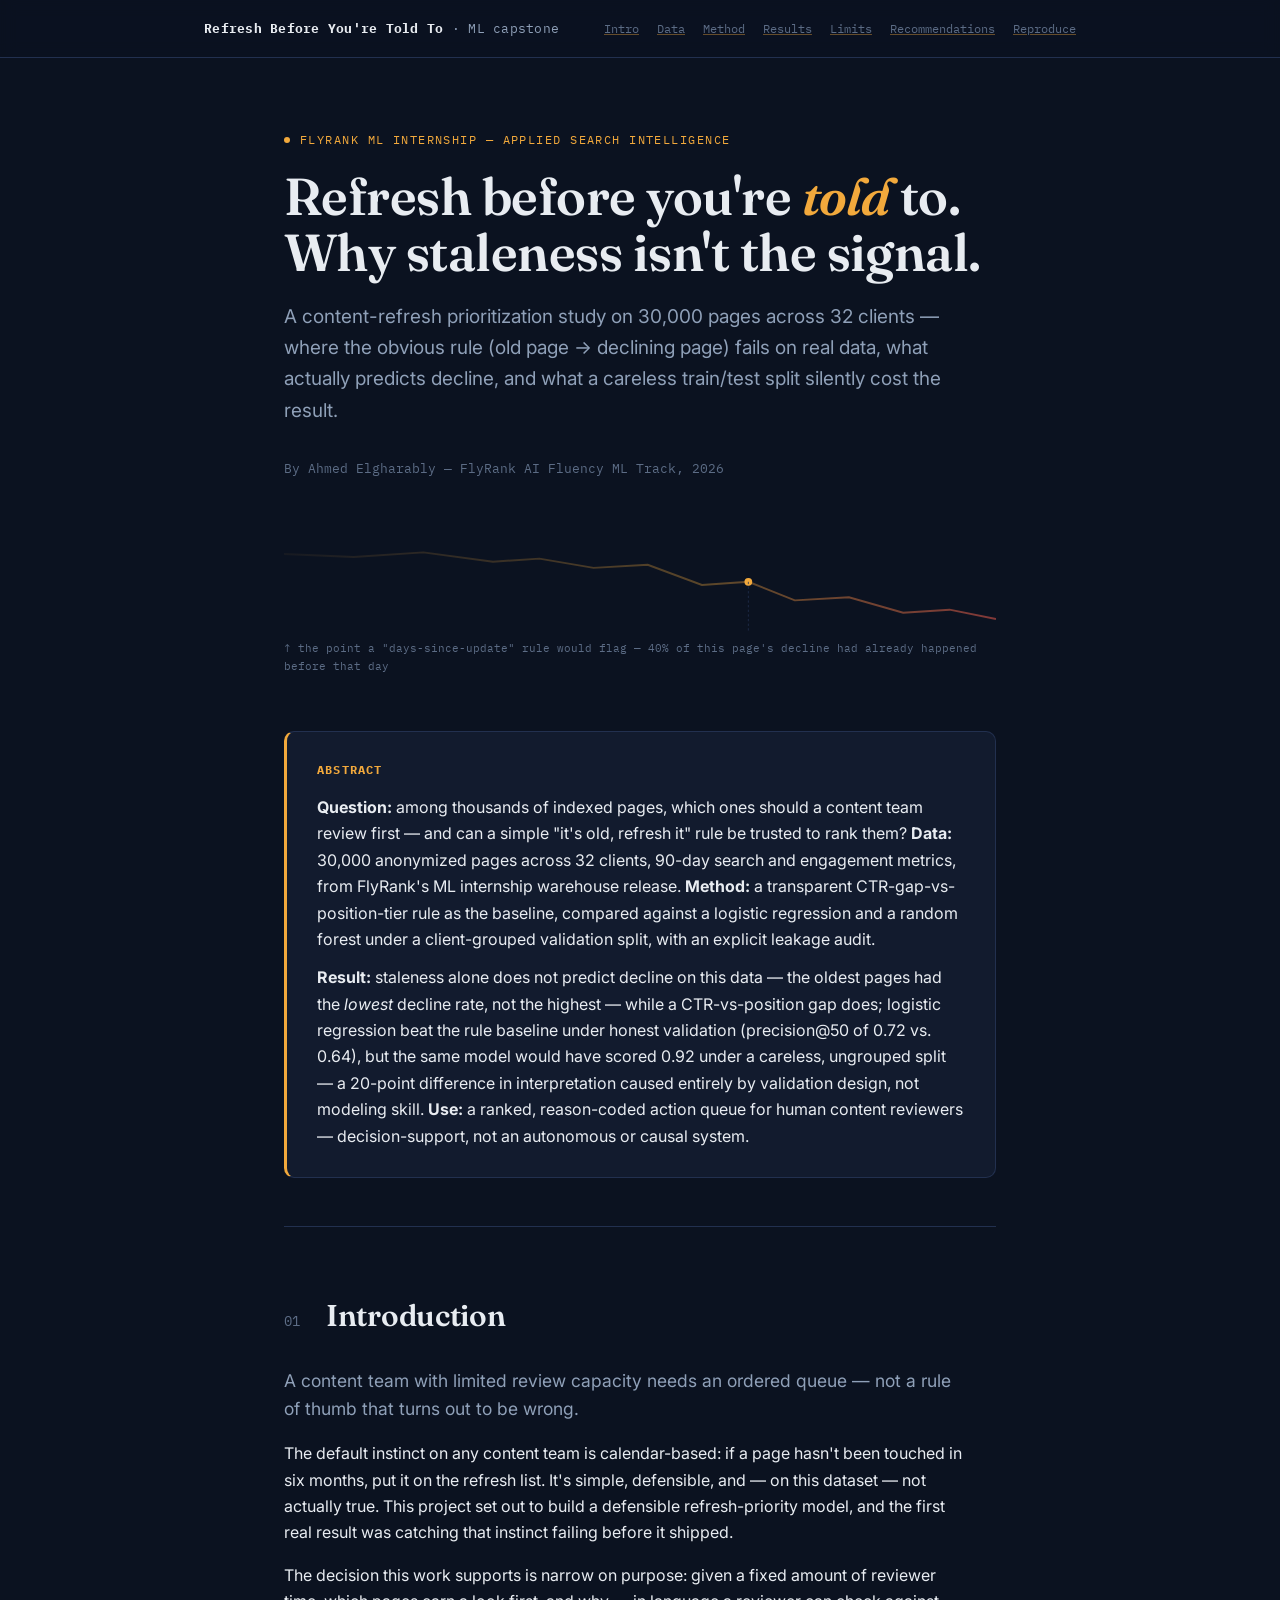
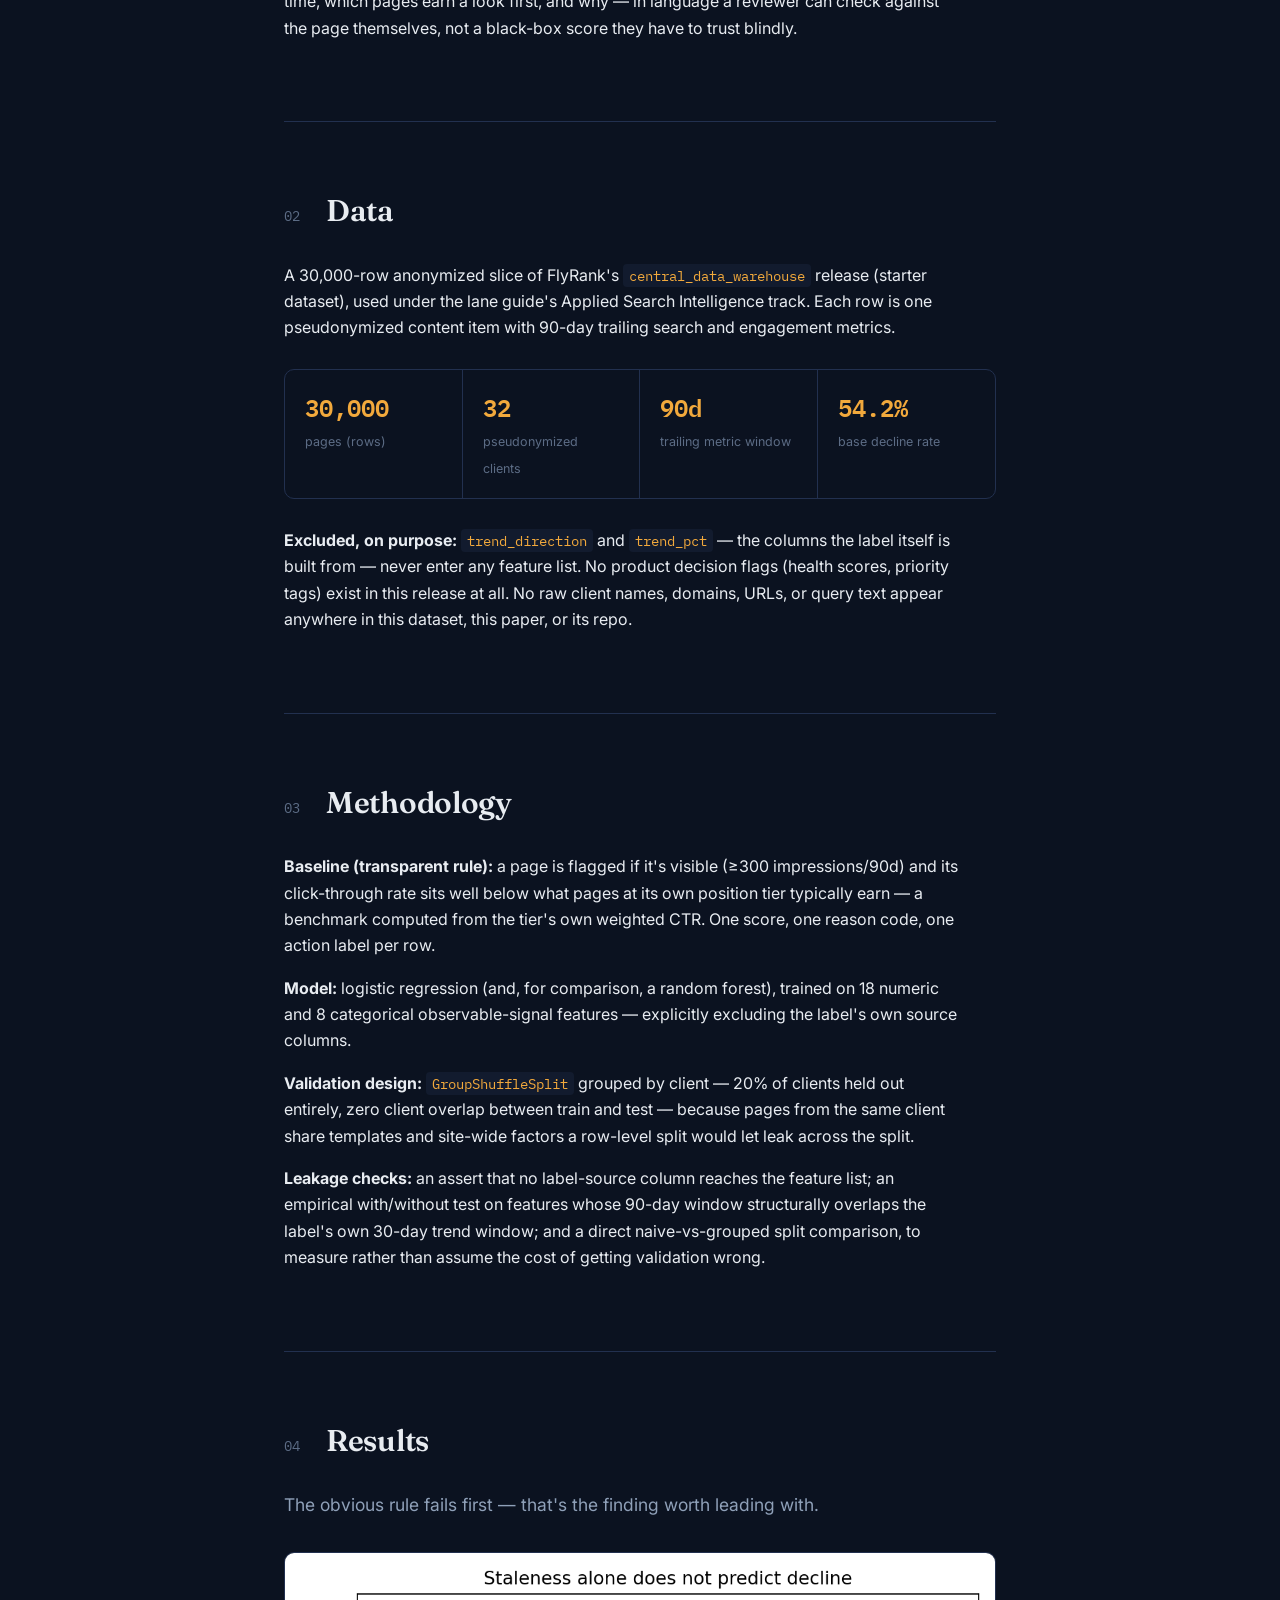
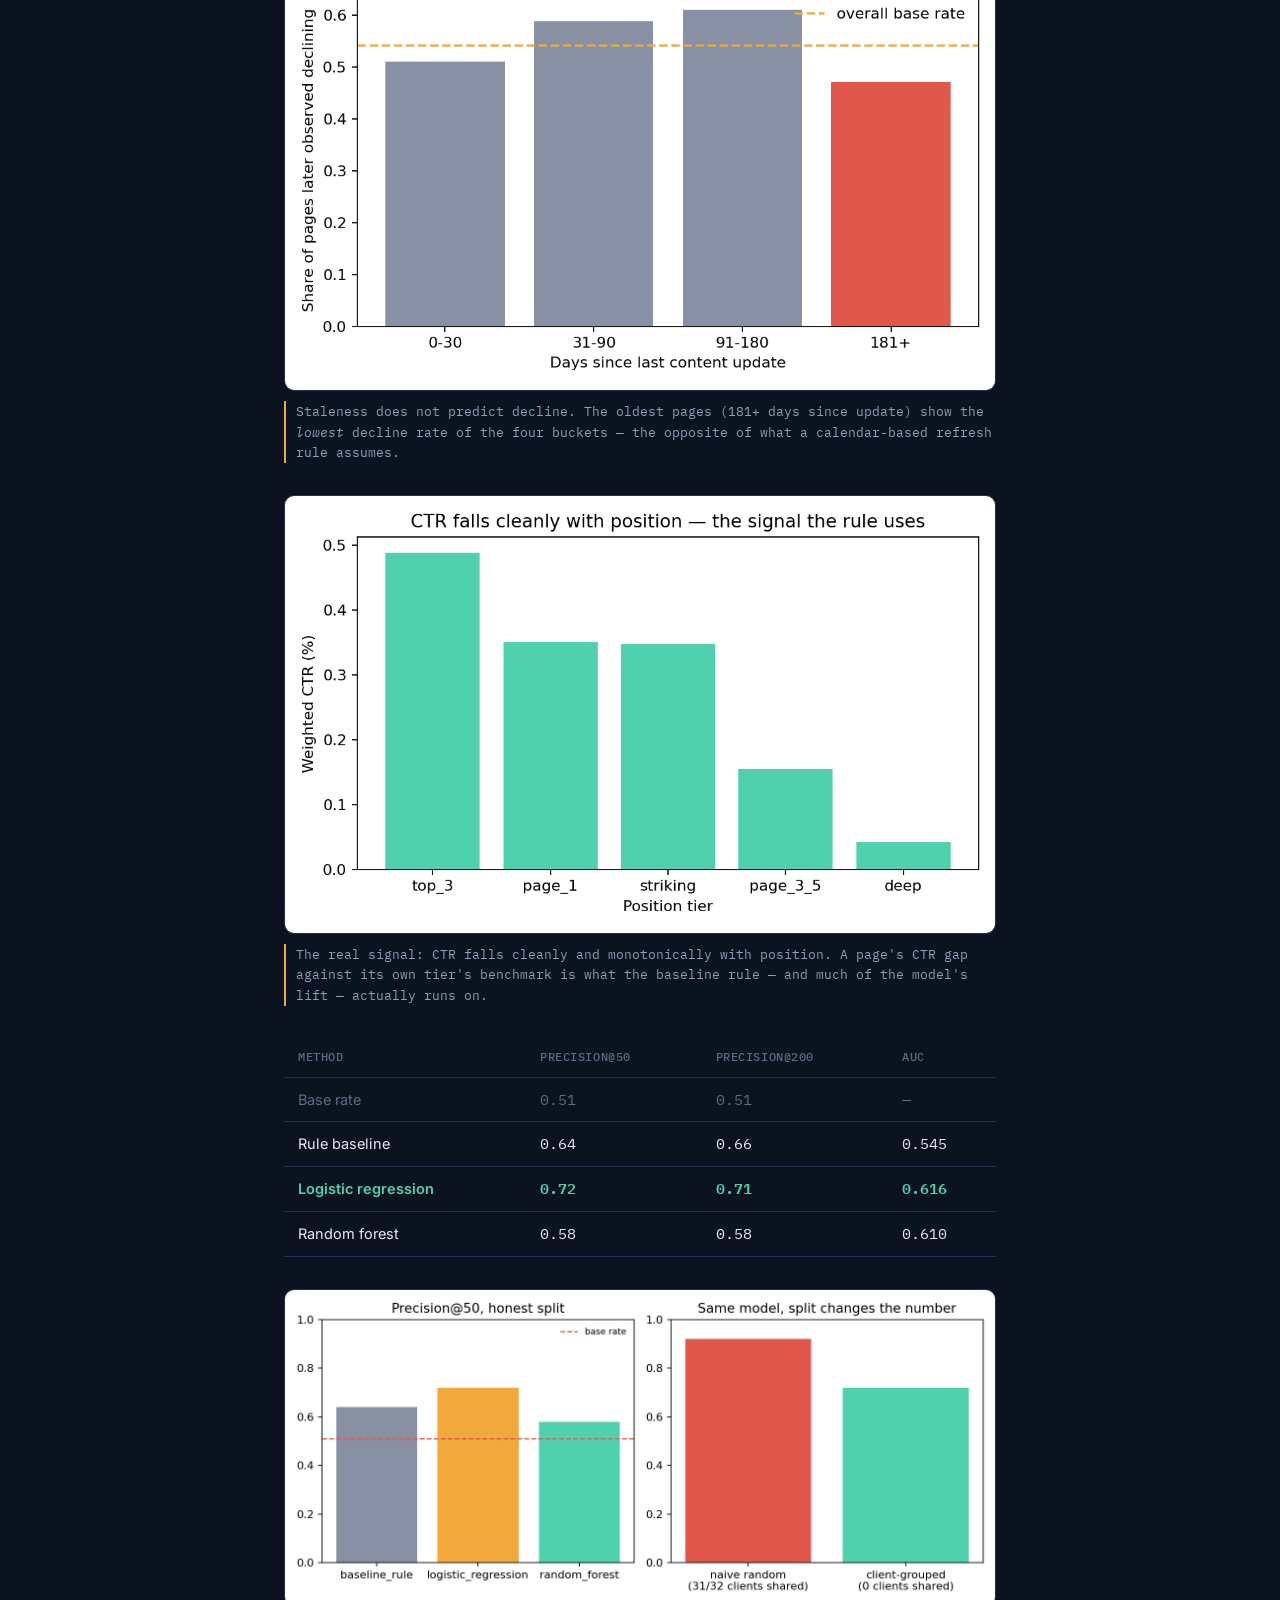
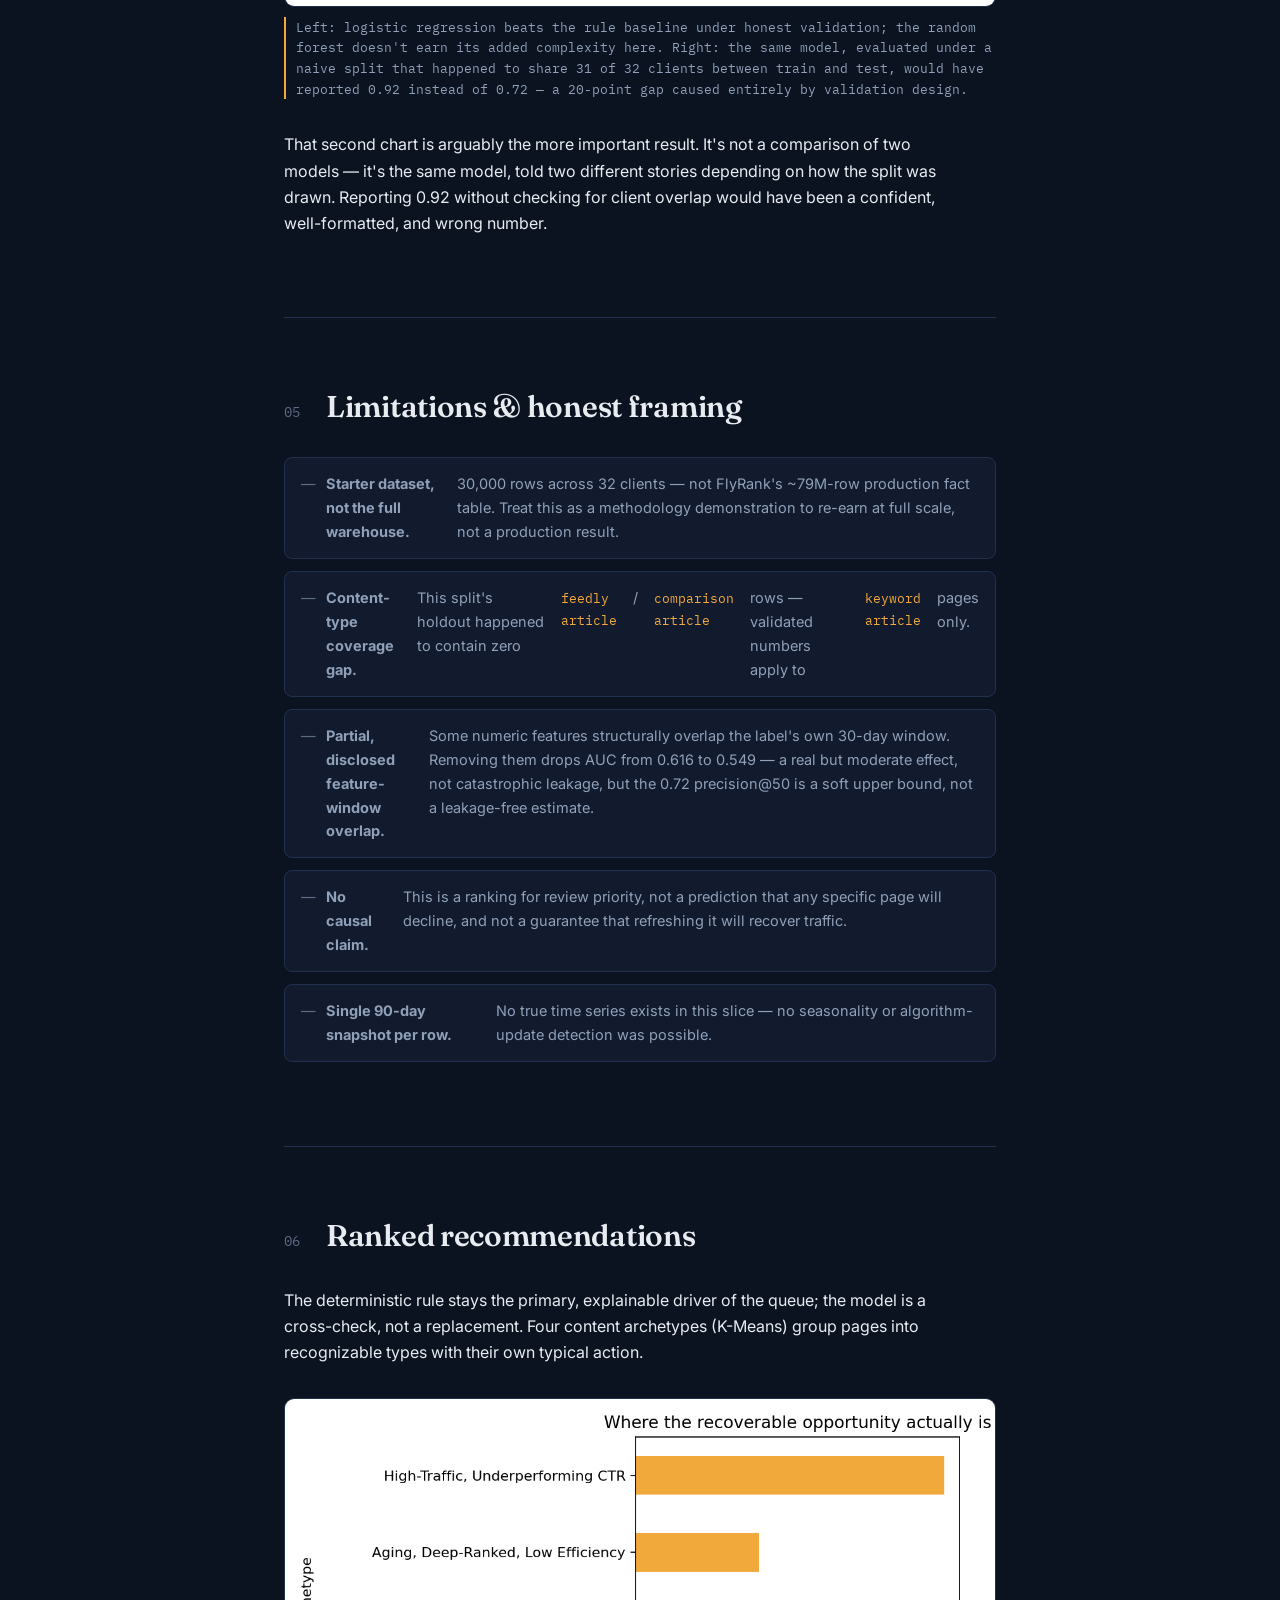
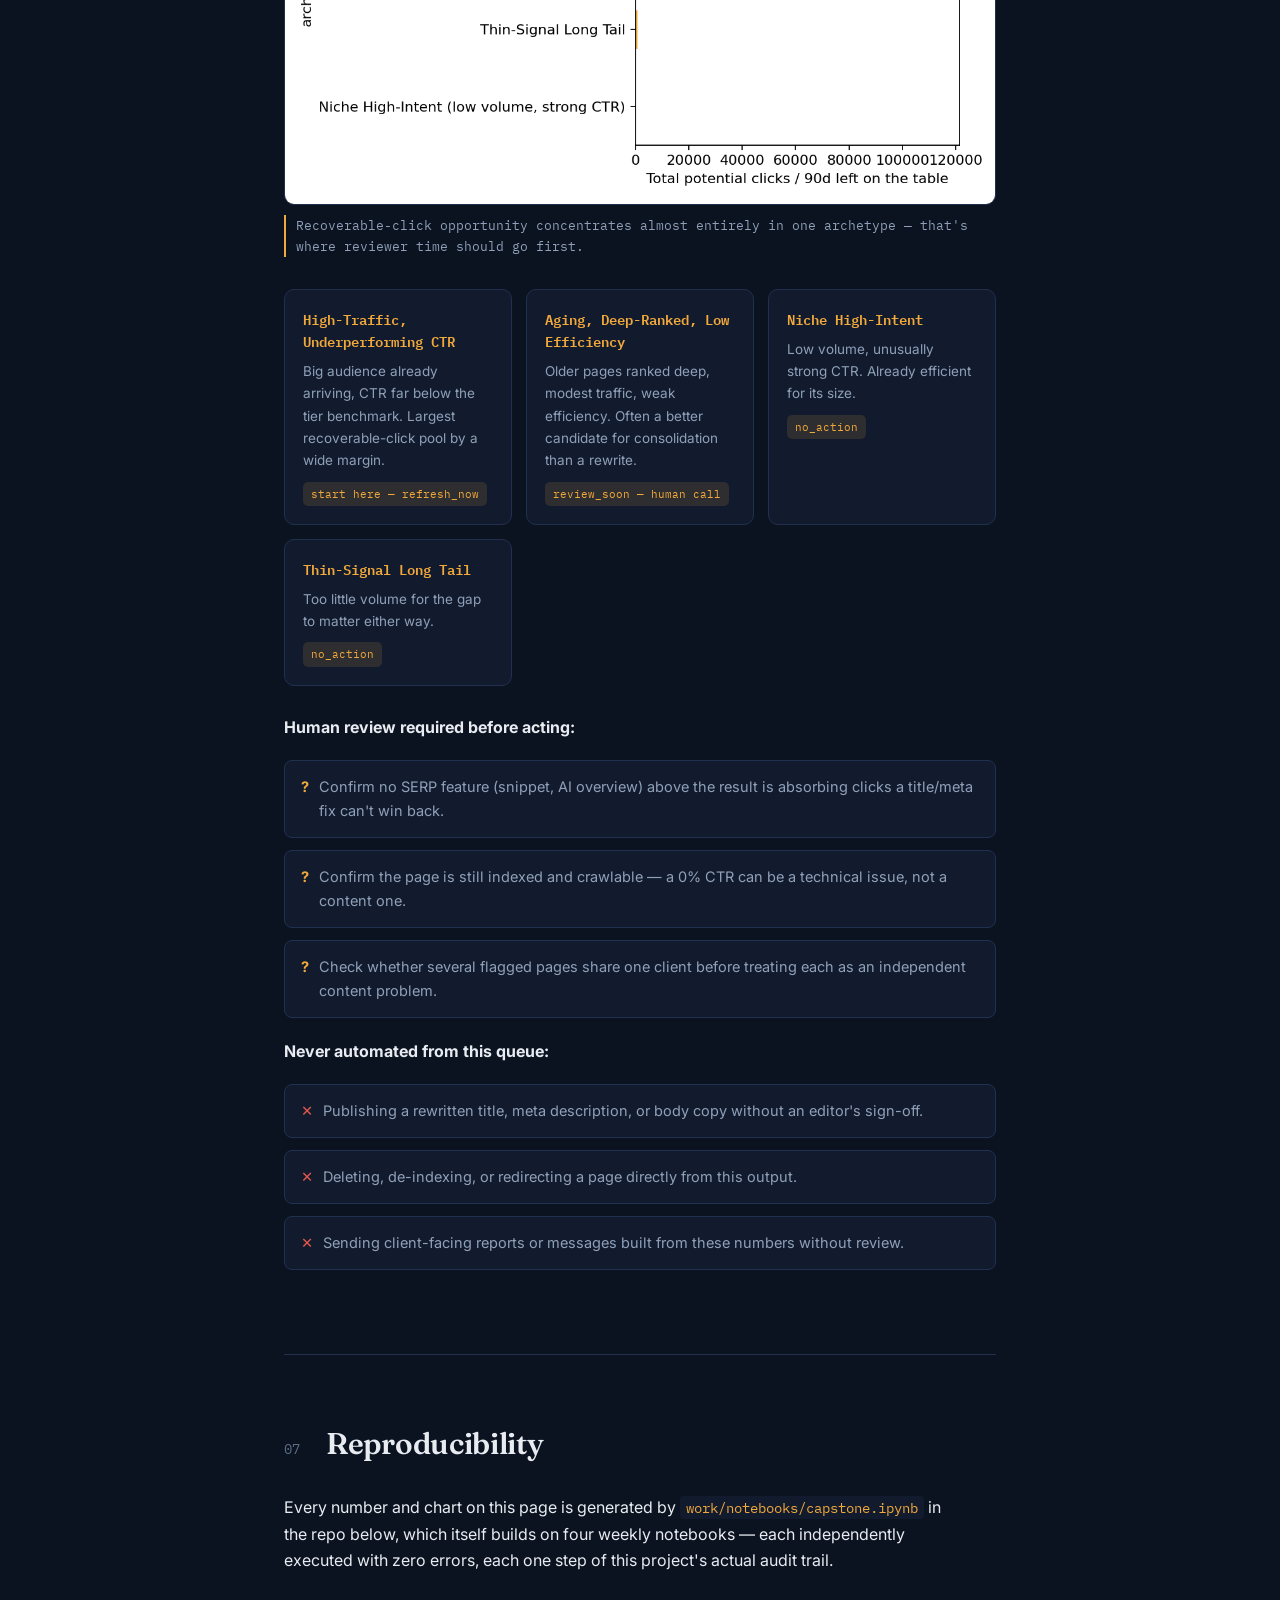
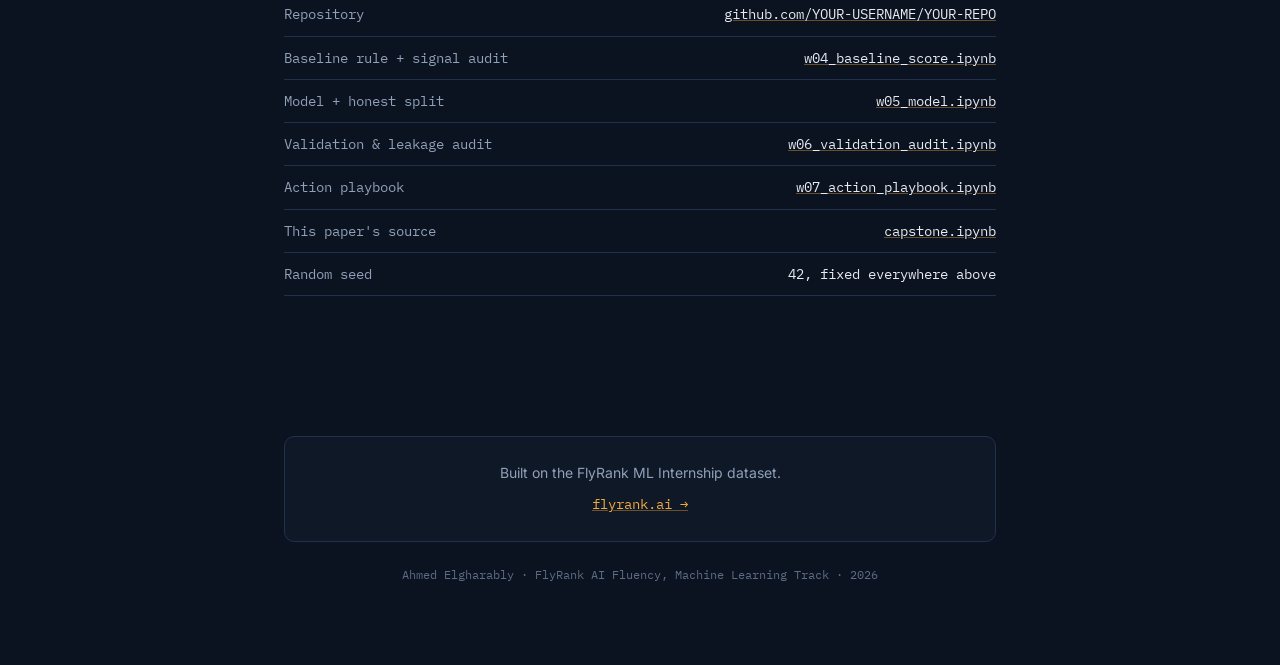
<file: week 8/docs/index.html>
<!DOCTYPE html>
<html lang="en">
<head>
<meta charset="UTF-8">
<meta name="viewport" content="width=device-width, initial-scale=1.0">
<title>Refresh Before You're Told To — Why Staleness Isn't the Signal</title>
<meta name="description" content="A content-refresh prioritization study on 30,000 pages: why the obvious 'it's old, refresh it' rule fails, what signal actually works, and what a naive train/test split cost the result.">
<link rel="preconnect" href="https://fonts.googleapis.com">
<link rel="preconnect" href="https://fonts.gstatic.com" crossorigin>
<link href="https://fonts.googleapis.com/css2?family=Fraunces:opsz,wght@9..144,400;9..144,500;9..144,600;9..144,700&family=Inter:wght@400;500;600;700&family=IBM+Plex+Mono:wght@400;500;600&display=swap" rel="stylesheet">
<style>
  :root{
    --bg:#0B1220;
    --bg-panel:#121B2E;
    --bg-panel-alt:#0F1826;
    --text:#E8ECF1;
    --text-dim:#8FA0B8;
    --text-faint:#5C6C85;
    --hair:#22304F;
    --amber:#F2A93C;
    --red:#E2574C;
    --teal:#4FD1AE;
    --radius:10px;
  }
  *{box-sizing:border-box;}
  html{scroll-behavior:smooth;}
  body{
    margin:0;
    background:var(--bg);
    color:var(--text);
    font-family:'Inter',system-ui,sans-serif;
    line-height:1.65;
    -webkit-font-smoothing:antialiased;
  }
  ::selection{background:var(--amber);color:#0B1220;}
  a{color:var(--amber);text-decoration-color:rgba(242,169,60,.4);}
  a:hover{text-decoration-color:var(--amber);}
  a:focus-visible, button:focus-visible{outline:2px solid var(--amber);outline-offset:3px;}

  .wrap{max-width:760px;margin:0 auto;padding:0 24px;}
  .wrap-wide{max-width:920px;margin:0 auto;padding:0 24px;}

  header.top{
    border-bottom:1px solid var(--hair);
    padding:18px 0;
    position:sticky;top:0;
    background:rgba(11,18,32,.88);
    backdrop-filter:blur(8px);
    z-index:10;
  }
  header.top .wrap-wide{display:flex;justify-content:space-between;align-items:center;gap:16px;flex-wrap:wrap;}
  .brand{font-family:'IBM Plex Mono',monospace;font-size:13px;color:var(--text-dim);letter-spacing:.02em;}
  .brand b{color:var(--text);}
  nav.toc{display:flex;gap:18px;flex-wrap:wrap;font-family:'IBM Plex Mono',monospace;font-size:12px;}
  nav.toc a{color:var(--text-faint);white-space:nowrap;}
  nav.toc a:hover{color:var(--amber);}

  /* ---------- HERO ---------- */
  .hero{padding:72px 0 40px;position:relative;overflow:hidden;}
  .hero-eyebrow{
    font-family:'IBM Plex Mono',monospace;
    font-size:12px;letter-spacing:.12em;text-transform:uppercase;
    color:var(--amber);margin-bottom:18px;display:flex;align-items:center;gap:10px;
  }
  .hero-eyebrow .dot{width:6px;height:6px;border-radius:50%;background:var(--amber);display:inline-block;}
  h1.title{
    font-family:'Fraunces',serif;
    font-weight:600;
    font-size:clamp(32px,5vw,52px);
    line-height:1.08;
    margin:0 0 20px;
    letter-spacing:-0.01em;
  }
  h1.title em{font-style:italic;color:var(--amber);}
  .subtitle{font-size:19px;color:var(--text-dim);max-width:58ch;margin:0 0 32px;}
  .byline{font-family:'IBM Plex Mono',monospace;font-size:12.5px;color:var(--text-faint);margin-bottom:44px;}
  .byline a{color:var(--text-dim);}

  /* signal trace svg */
  .signal-trace{width:100%;height:auto;display:block;margin:0 0 8px;}
  .signal-caption{font-family:'IBM Plex Mono',monospace;font-size:11px;color:var(--text-faint);margin-bottom:56px;}

  /* abstract box */
  .abstract{
    background:var(--bg-panel);
    border:1px solid var(--hair);
    border-left:3px solid var(--amber);
    border-radius:var(--radius);
    padding:28px 30px;
    margin-bottom:8px;
  }
  .abstract h2{
    font-family:'IBM Plex Mono',monospace;
    font-size:12px;letter-spacing:.1em;text-transform:uppercase;
    color:var(--amber);margin:0 0 14px;
  }
  .abstract p{margin:0;color:var(--text);font-size:16px;}
  .abstract p + p{margin-top:12px;}

  /* ---------- SECTIONS ---------- */
  section{padding:64px 0;border-top:1px solid var(--hair);}
  section:first-of-type{border-top:none;}
  .section-head{display:flex;align-items:baseline;gap:14px;margin-bottom:26px;}
  .section-num{
    font-family:'IBM Plex Mono',monospace;
    color:var(--text-faint);
    font-size:14px;
    min-width:28px;
  }
  h2.section-title{
    font-family:'Fraunces',serif;
    font-weight:600;
    font-size:clamp(22px,3vw,30px);
    margin:0;letter-spacing:-.01em;
  }
  p{color:var(--text);font-size:16px;}
  p.lede{font-size:17.5px;color:var(--text-dim);}
  .prose p{margin:0 0 16px;}
  .prose{max-width:68ch;}

  /* stat strip */
  .stat-strip{display:flex;gap:0;flex-wrap:wrap;margin:28px 0;border:1px solid var(--hair);border-radius:var(--radius);overflow:hidden;}
  .stat{flex:1 1 140px;padding:18px 20px;border-right:1px solid var(--hair);}
  .stat:last-child{border-right:none;}
  .stat-num{font-family:'IBM Plex Mono',monospace;font-size:24px;color:var(--amber);font-weight:600;display:block;}
  .stat-label{font-size:12.5px;color:var(--text-faint);}

  /* figure */
  figure{margin:32px 0;}
  figure img{width:100%;height:auto;border-radius:var(--radius);border:1px solid var(--hair);display:block;background:#fff;}
  figcaption{
    font-family:'IBM Plex Mono',monospace;
    font-size:12.5px;color:var(--text-dim);
    margin-top:10px;padding-left:2px;border-left:2px solid var(--amber);padding-left:10px;
  }

  /* tables */
  table{width:100%;border-collapse:collapse;margin:24px 0;font-size:14.5px;}
  th,td{text-align:left;padding:10px 14px;border-bottom:1px solid var(--hair);}
  th{font-family:'IBM Plex Mono',monospace;font-size:11.5px;letter-spacing:.05em;text-transform:uppercase;color:var(--text-faint);font-weight:500;}
  td{color:var(--text);}
  td.mono, th.mono{font-family:'IBM Plex Mono',monospace;}
  tr.highlight td{color:var(--teal);font-weight:600;}
  tr.dim td{color:var(--text-faint);}

  /* callout list (limitations, no-go) */
  .callout-list{list-style:none;margin:20px 0;padding:0;display:grid;gap:12px;}
  .callout-list li{
    background:var(--bg-panel);
    border:1px solid var(--hair);
    border-radius:8px;
    padding:14px 16px;
    font-size:14.5px;
    color:var(--text-dim);
    display:flex;gap:10px;
  }
  .callout-list li::before{content:"—";color:var(--text-faint);flex-shrink:0;}
  .callout-list.nogo li::before{content:"✕";color:var(--red);font-weight:700;}
  .callout-list.review li::before{content:"?";color:var(--amber);font-weight:700;}

  /* archetype cards */
  .archetype-grid{display:grid;grid-template-columns:repeat(auto-fit,minmax(220px,1fr));gap:14px;margin:28px 0;}
  .archetype-card{background:var(--bg-panel);border:1px solid var(--hair);border-radius:var(--radius);padding:18px;}
  .archetype-card h3{font-family:'IBM Plex Mono',monospace;font-size:13.5px;color:var(--amber);margin:0 0 8px;font-weight:600;}
  .archetype-card p{font-size:13.5px;color:var(--text-dim);margin:0;}
  .archetype-card .tag{
    display:inline-block;margin-top:10px;font-family:'IBM Plex Mono',monospace;
    font-size:11px;padding:3px 8px;border-radius:5px;background:rgba(242,169,60,.12);color:var(--amber);
  }

  /* repro block */
  .repro-list{list-style:none;margin:20px 0;padding:0;}
  .repro-list li{
    font-family:'IBM Plex Mono',monospace;font-size:13.5px;
    padding:10px 0;border-bottom:1px solid var(--hair);
    display:flex;justify-content:space-between;gap:16px;flex-wrap:wrap;
  }
  .repro-list li span.label{color:var(--text-dim);}
  .repro-list li a{color:var(--text);}

  /* footer / acknowledgments */
  footer{padding:56px 0 80px;}
  .credit-box{
    background:var(--bg-panel-alt);
    border:1px solid var(--hair);
    border-radius:var(--radius);
    padding:24px 26px;
    text-align:center;
  }
  .credit-box p{margin:0 0 6px;color:var(--text-dim);font-size:14px;}
  .credit-box a{font-family:'IBM Plex Mono',monospace;font-size:14px;}
  .foot-meta{text-align:center;margin-top:24px;font-family:'IBM Plex Mono',monospace;font-size:11.5px;color:var(--text-faint);}

  code{font-family:'IBM Plex Mono',monospace;background:var(--bg-panel);padding:2px 6px;border-radius:4px;font-size:.9em;color:var(--amber);}

  @media (max-width:640px){
    nav.toc{display:none;}
    section{padding:44px 0;}
    .abstract{padding:20px;}
  }
  @media (prefers-reduced-motion: reduce){
    html{scroll-behavior:auto;}
  }
</style>
</head>
<body>

<header class="top">
  <div class="wrap-wide">
    <div class="brand"><b>Refresh Before You're Told To</b> · ML capstone</div>
    <nav class="toc">
      <a href="#intro">Intro</a>
      <a href="#data">Data</a>
      <a href="#method">Method</a>
      <a href="#results">Results</a>
      <a href="#limits">Limits</a>
      <a href="#recs">Recommendations</a>
      <a href="#repro">Reproduce</a>
    </nav>
  </div>
</header>

<main class="wrap">

  <section class="hero" id="top">
    <div class="hero-eyebrow"><span class="dot"></span>FlyRank ML Internship — Applied Search Intelligence</div>
    <h1 class="title">Refresh before you're <em>told</em> to.<br>Why staleness isn't the signal.</h1>
    <p class="subtitle">A content-refresh prioritization study on 30,000 pages across 32 clients — where the obvious rule (old page → declining page) fails on real data, what actually predicts decline, and what a careless train/test split silently cost the result.</p>
    <div class="byline">By Ahmed Elgharably — FlyRank AI Fluency ML Track, 2026</div>

    <svg class="signal-trace" viewBox="0 0 920 140" preserveAspectRatio="none" role="img" aria-label="A declining signal trace with a marked inflection point">
      <defs>
        <linearGradient id="fade" x1="0" y1="0" x2="1" y2="0">
          <stop offset="0%" stop-color="#F2A93C" stop-opacity="0.05"/>
          <stop offset="60%" stop-color="#F2A93C" stop-opacity="0.35"/>
          <stop offset="100%" stop-color="#E2574C" stop-opacity="0.55"/>
        </linearGradient>
      </defs>
      <polyline points="0,40 90,44 180,38 270,50 330,46 400,58 470,54 540,80 600,76 660,100 730,96 800,116 860,112 920,124"
                fill="none" stroke="url(#fade)" stroke-width="2.5"/>
      <circle cx="600" cy="76" r="5" fill="#F2A93C"/>
      <line x1="600" y1="76" x2="600" y2="140" stroke="#22304F" stroke-width="1" stroke-dasharray="3,3"/>
    </svg>
    <div class="signal-caption">↑ the point a "days-since-update" rule would flag — 40% of this page's decline had already happened before that day</div>

    <div class="abstract">
      <h2>Abstract</h2>
      <p><strong>Question:</strong> among thousands of indexed pages, which ones should a content team review first — and can a simple "it's old, refresh it" rule be trusted to rank them?
      <strong>Data:</strong> 30,000 anonymized pages across 32 clients, 90-day search and engagement metrics, from FlyRank's ML internship warehouse release.
      <strong>Method:</strong> a transparent CTR-gap-vs-position-tier rule as the baseline, compared against a logistic regression and a random forest under a client-grouped validation split, with an explicit leakage audit.</p>
      <p><strong>Result:</strong> staleness alone does not predict decline on this data — the oldest pages had the <em>lowest</em> decline rate, not the highest — while a CTR-vs-position gap does; logistic regression beat the rule baseline under honest validation (precision@50 of 0.72 vs. 0.64), but the same model would have scored 0.92 under a careless, ungrouped split — a 20-point difference in interpretation caused entirely by validation design, not modeling skill.
      <strong>Use:</strong> a ranked, reason-coded action queue for human content reviewers — decision-support, not an autonomous or causal system.</p>
    </div>
  </section>

  <section id="intro">
    <div class="section-head"><span class="section-num">01</span><h2 class="section-title">Introduction</h2></div>
    <div class="prose">
      <p class="lede">A content team with limited review capacity needs an ordered queue — not a rule of thumb that turns out to be wrong.</p>
      <p>The default instinct on any content team is calendar-based: if a page hasn't been touched in six months, put it on the refresh list. It's simple, defensible, and — on this dataset — not actually true. This project set out to build a defensible refresh-priority model, and the first real result was catching that instinct failing before it shipped.</p>
      <p>The decision this work supports is narrow on purpose: given a fixed amount of reviewer time, which pages earn a look first, and why — in language a reviewer can check against the page themselves, not a black-box score they have to trust blindly.</p>
    </div>
  </section>

  <section id="data">
    <div class="section-head"><span class="section-num">02</span><h2 class="section-title">Data</h2></div>
    <div class="prose">
      <p>A 30,000-row anonymized slice of FlyRank's <code>central_data_warehouse</code> release (starter dataset), used under the lane guide's Applied Search Intelligence track. Each row is one pseudonymized content item with 90-day trailing search and engagement metrics.</p>
    </div>
    <div class="stat-strip">
      <div class="stat"><span class="stat-num">30,000</span><span class="stat-label">pages (rows)</span></div>
      <div class="stat"><span class="stat-num">32</span><span class="stat-label">pseudonymized clients</span></div>
      <div class="stat"><span class="stat-num">90d</span><span class="stat-label">trailing metric window</span></div>
      <div class="stat"><span class="stat-num">54.2%</span><span class="stat-label">base decline rate</span></div>
    </div>
    <div class="prose">
      <p><strong>Excluded, on purpose:</strong> <code>trend_direction</code> and <code>trend_pct</code> — the columns the label itself is built from — never enter any feature list. No product decision flags (health scores, priority tags) exist in this release at all. No raw client names, domains, URLs, or query text appear anywhere in this dataset, this paper, or its repo.</p>
    </div>
  </section>

  <section id="method">
    <div class="section-head"><span class="section-num">03</span><h2 class="section-title">Methodology</h2></div>
    <div class="prose">
      <p><strong>Baseline (transparent rule):</strong> a page is flagged if it's visible (≥300 impressions/90d) and its click-through rate sits well below what pages at its own position tier typically earn — a benchmark computed from the tier's own weighted CTR. One score, one reason code, one action label per row.</p>
      <p><strong>Model:</strong> logistic regression (and, for comparison, a random forest), trained on 18 numeric and 8 categorical observable-signal features — explicitly excluding the label's own source columns.</p>
      <p><strong>Validation design:</strong> <code>GroupShuffleSplit</code> grouped by client — 20% of clients held out entirely, zero client overlap between train and test — because pages from the same client share templates and site-wide factors a row-level split would let leak across the split.</p>
      <p><strong>Leakage checks:</strong> an assert that no label-source column reaches the feature list; an empirical with/without test on features whose 90-day window structurally overlaps the label's own 30-day trend window; and a direct naive-vs-grouped split comparison, to measure rather than assume the cost of getting validation wrong.</p>
    </div>
  </section>

  <section id="results">
    <div class="section-head"><span class="section-num">04</span><h2 class="section-title">Results</h2></div>

    <div class="prose">
      <p class="lede">The obvious rule fails first — that's the finding worth leading with.</p>
    </div>
    <figure>
      <img src="assets/fig1_staleness_audit.png" alt="Bar chart: decline rate by days-since-update tier. The stalest tier (181+ days) has the lowest decline rate, not the highest.">
      <figcaption>Staleness does not predict decline. The oldest pages (181+ days since update) show the <em>lowest</em> decline rate of the four buckets — the opposite of what a calendar-based refresh rule assumes.</figcaption>
    </figure>

    <figure>
      <img src="assets/fig2_ctr_by_position.png" alt="Bar chart: weighted CTR falling cleanly from top_3 to deep position tiers.">
      <figcaption>The real signal: CTR falls cleanly and monotonically with position. A page's CTR gap against its own tier's benchmark is what the baseline rule — and much of the model's lift — actually runs on.</figcaption>
    </figure>

    <table>
      <thead><tr><th>Method</th><th class="mono">Precision@50</th><th class="mono">Precision@200</th><th class="mono">AUC</th></tr></thead>
      <tbody>
        <tr class="dim"><td>Base rate</td><td class="mono">0.51</td><td class="mono">0.51</td><td class="mono">—</td></tr>
        <tr><td>Rule baseline</td><td class="mono">0.64</td><td class="mono">0.66</td><td class="mono">0.545</td></tr>
        <tr class="highlight"><td>Logistic regression</td><td class="mono">0.72</td><td class="mono">0.71</td><td class="mono">0.616</td></tr>
        <tr><td>Random forest</td><td class="mono">0.58</td><td class="mono">0.58</td><td class="mono">0.610</td></tr>
      </tbody>
    </table>

    <figure>
      <img src="assets/fig3_results_and_validation.png" alt="Two panel chart: left shows precision at 50 by method under the honest split; right shows the same model scoring 0.92 under a naive split versus 0.72 under a grouped split.">
      <figcaption>Left: logistic regression beats the rule baseline under honest validation; the random forest doesn't earn its added complexity here. Right: the same model, evaluated under a naive split that happened to share 31 of 32 clients between train and test, would have reported 0.92 instead of 0.72 — a 20-point gap caused entirely by validation design.</figcaption>
    </figure>

    <div class="prose">
      <p>That second chart is arguably the more important result. It's not a comparison of two models — it's the same model, told two different stories depending on how the split was drawn. Reporting 0.92 without checking for client overlap would have been a confident, well-formatted, and wrong number.</p>
    </div>
  </section>

  <section id="limits">
    <div class="section-head"><span class="section-num">05</span><h2 class="section-title">Limitations &amp; honest framing</h2></div>
    <ul class="callout-list">
      <li><strong>Starter dataset, not the full warehouse.</strong> 30,000 rows across 32 clients — not FlyRank's ~79M-row production fact table. Treat this as a methodology demonstration to re-earn at full scale, not a production result.</li>
      <li><strong>Content-type coverage gap.</strong> This split's holdout happened to contain zero <code>feedly article</code>/<code>comparison article</code> rows — validated numbers apply to <code>keyword article</code> pages only.</li>
      <li><strong>Partial, disclosed feature-window overlap.</strong> Some numeric features structurally overlap the label's own 30-day window. Removing them drops AUC from 0.616 to 0.549 — a real but moderate effect, not catastrophic leakage, but the 0.72 precision@50 is a soft upper bound, not a leakage-free estimate.</li>
      <li><strong>No causal claim.</strong> This is a ranking for review priority, not a prediction that any specific page will decline, and not a guarantee that refreshing it will recover traffic.</li>
      <li><strong>Single 90-day snapshot per row.</strong> No true time series exists in this slice — no seasonality or algorithm-update detection was possible.</li>
    </ul>
  </section>

  <section id="recs">
    <div class="section-head"><span class="section-num">06</span><h2 class="section-title">Ranked recommendations</h2></div>
    <div class="prose">
      <p>The deterministic rule stays the primary, explainable driver of the queue; the model is a cross-check, not a replacement. Four content archetypes (K-Means) group pages into recognizable types with their own typical action.</p>
    </div>

    <figure>
      <img src="assets/fig4_opportunity_by_archetype.png" alt="Horizontal bar chart of total potential click gain by content archetype, led by High-Traffic Underperforming CTR.">
      <figcaption>Recoverable-click opportunity concentrates almost entirely in one archetype — that's where reviewer time should go first.</figcaption>
    </figure>

    <div class="archetype-grid">
      <div class="archetype-card">
        <h3>High-Traffic, Underperforming CTR</h3>
        <p>Big audience already arriving, CTR far below the tier benchmark. Largest recoverable-click pool by a wide margin.</p>
        <span class="tag">start here — refresh_now</span>
      </div>
      <div class="archetype-card">
        <h3>Aging, Deep-Ranked, Low Efficiency</h3>
        <p>Older pages ranked deep, modest traffic, weak efficiency. Often a better candidate for consolidation than a rewrite.</p>
        <span class="tag">review_soon — human call</span>
      </div>
      <div class="archetype-card">
        <h3>Niche High-Intent</h3>
        <p>Low volume, unusually strong CTR. Already efficient for its size.</p>
        <span class="tag">no_action</span>
      </div>
      <div class="archetype-card">
        <h3>Thin-Signal Long Tail</h3>
        <p>Too little volume for the gap to matter either way.</p>
        <span class="tag">no_action</span>
      </div>
    </div>

    <div class="prose">
      <p><strong>Human review required before acting:</strong></p>
    </div>
    <ul class="callout-list review">
      <li>Confirm no SERP feature (snippet, AI overview) above the result is absorbing clicks a title/meta fix can't win back.</li>
      <li>Confirm the page is still indexed and crawlable — a 0% CTR can be a technical issue, not a content one.</li>
      <li>Check whether several flagged pages share one client before treating each as an independent content problem.</li>
    </ul>

    <div class="prose">
      <p><strong>Never automated from this queue:</strong></p>
    </div>
    <ul class="callout-list nogo">
      <li>Publishing a rewritten title, meta description, or body copy without an editor's sign-off.</li>
      <li>Deleting, de-indexing, or redirecting a page directly from this output.</li>
      <li>Sending client-facing reports or messages built from these numbers without review.</li>
    </ul>
  </section>

  <section id="repro">
    <div class="section-head"><span class="section-num">07</span><h2 class="section-title">Reproducibility</h2></div>
    <div class="prose">
      <p>Every number and chart on this page is generated by <code>work/notebooks/capstone.ipynb</code> in the repo below, which itself builds on four weekly notebooks — each independently executed with zero errors, each one step of this project's actual audit trail.</p>
    </div>
    <ul class="repro-list">
      <li><span class="label">Repository</span><a href="https://github.com/YOUR-USERNAME/YOUR-REPO" target="_blank" rel="noopener">github.com/YOUR-USERNAME/YOUR-REPO</a></li>
      <li><span class="label">Baseline rule + signal audit</span><a href="https://github.com/YOUR-USERNAME/YOUR-REPO/blob/main/work/notebooks/w04_baseline_score.ipynb" target="_blank" rel="noopener">w04_baseline_score.ipynb</a></li>
      <li><span class="label">Model + honest split</span><a href="https://github.com/YOUR-USERNAME/YOUR-REPO/blob/main/work/notebooks/w05_model.ipynb" target="_blank" rel="noopener">w05_model.ipynb</a></li>
      <li><span class="label">Validation &amp; leakage audit</span><a href="https://github.com/YOUR-USERNAME/YOUR-REPO/blob/main/work/notebooks/w06_validation_audit.ipynb" target="_blank" rel="noopener">w06_validation_audit.ipynb</a></li>
      <li><span class="label">Action playbook</span><a href="https://github.com/YOUR-USERNAME/YOUR-REPO/blob/main/work/notebooks/w07_action_playbook.ipynb" target="_blank" rel="noopener">w07_action_playbook.ipynb</a></li>
      <li><span class="label">This paper's source</span><a href="https://github.com/YOUR-USERNAME/YOUR-REPO/blob/main/work/notebooks/capstone.ipynb" target="_blank" rel="noopener">capstone.ipynb</a></li>
      <li><span class="label">Random seed</span><span class="mono">42, fixed everywhere above</span></li>
    </ul>
  </section>

</main>

<footer>
  <div class="wrap">
    <div class="credit-box">
      <p>Built on the FlyRank ML Internship dataset.</p>
      <a href="https://flyrank.ai" target="_blank" rel="noopener">flyrank.ai →</a>
    </div>
    <div class="foot-meta">Ahmed Elgharably · FlyRank AI Fluency, Machine Learning Track · 2026</div>
  </div>
</footer>

</body>
</html>
</file>
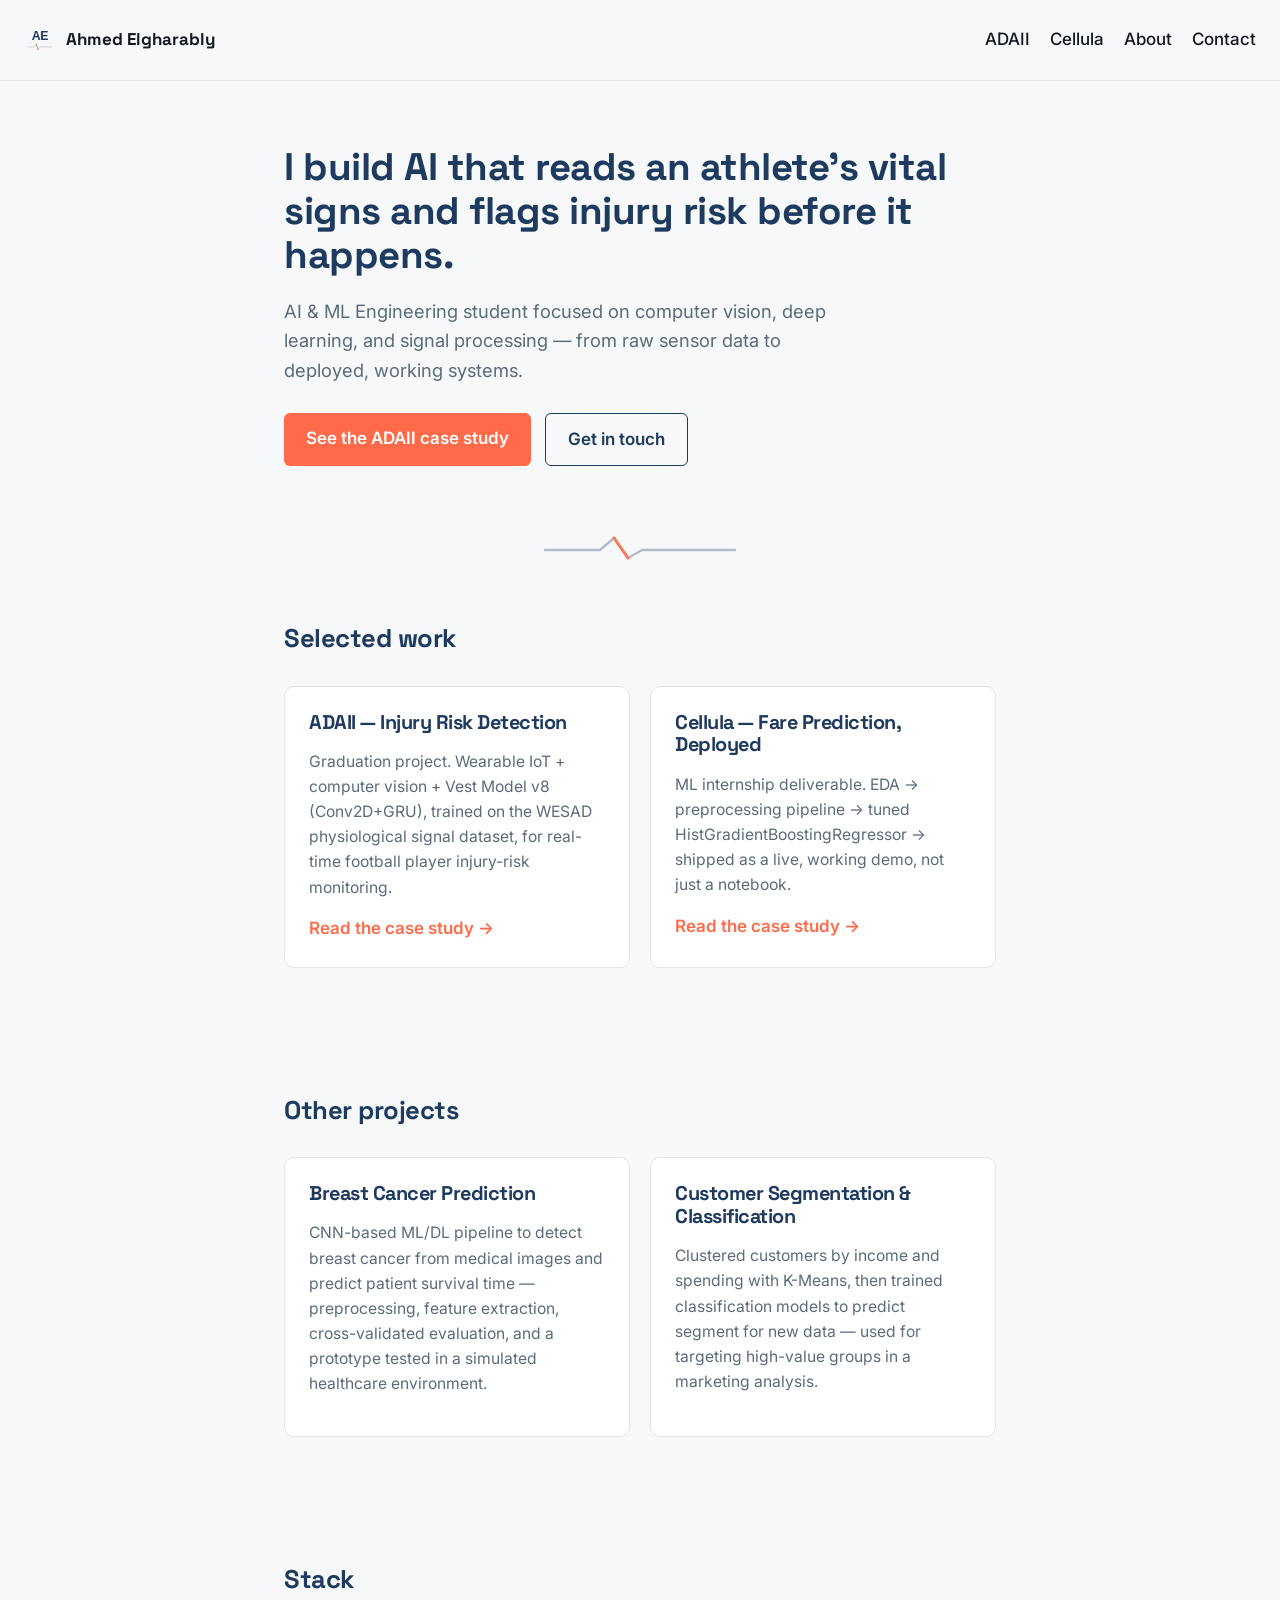
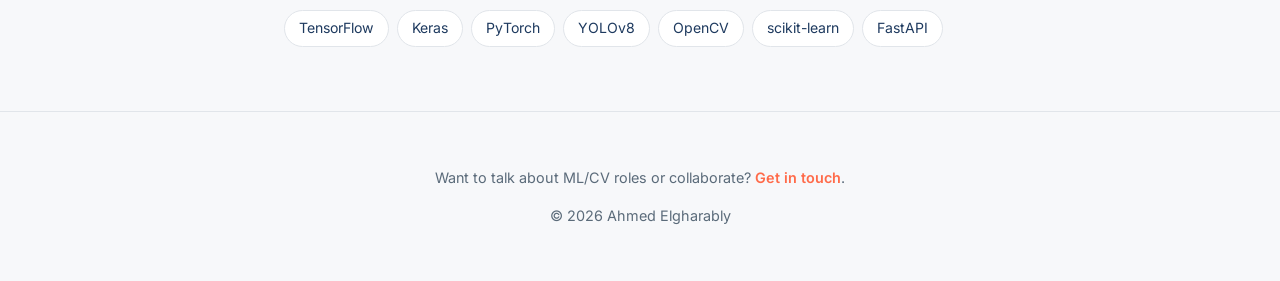
<file: week 6/portfolio-site/portfolio-site/index.html>
<!DOCTYPE html>
<html lang="en">
<head>
<meta charset="UTF-8">
<meta name="viewport" content="width=device-width, initial-scale=1.0">
<title>Ahmed Elgharably — AI & ML Engineering</title>
<link rel="icon" href="ae-logo-mark.svg">
<link rel="preconnect" href="https://fonts.googleapis.com">
<link href="https://fonts.googleapis.com/css2?family=Space+Grotesk:wght@700&family=Inter:wght@400;500;600&display=swap" rel="stylesheet">
<link rel="stylesheet" href="style.css">
</head>
<body>

<nav>
  <a class="brand" href="index.html">
    <img src="ae-logo-mark.svg" alt="AE logo">
    <span>Ahmed Elgharably</span>
  </a>
  <div class="navlinks">
    <a href="adaii.html">ADAII</a>
    <a href="cellula.html">Cellula</a>
    <a href="about.html">About</a>
    <a href="contact.html">Contact</a>
  </div>
</nav>

<div class="wrap">

  <section class="hero">
    <h1>I build AI that reads an athlete's vital signs and flags injury risk before it happens.</h1>
    <p class="sub">AI &amp; ML Engineering student focused on computer vision, deep learning, and signal processing — from raw sensor data to deployed, working systems.</p>
    <div class="cta-row">
      <a class="btn btn-primary" href="adaii.html">See the ADAII case study</a>
      <a class="btn btn-outline" href="contact.html">Get in touch</a>
    </div>
  </section>

  <svg class="waveform" width="200" height="30" viewBox="0 0 200 30" xmlns="http://www.w3.org/2000/svg">
    <path d="M 5 20 L 60 20 L 74 8 L 88 28 L 102 20 L 195 20" fill="none" stroke="#1E3A5F" stroke-width="2.5" stroke-linecap="round" stroke-linejoin="round" opacity="0.35"/>
    <path d="M 74 8 L 88 28" fill="none" stroke="#FF6B4A" stroke-width="3" stroke-linecap="round"/>
  </svg>

  <section>
    <h2>Selected work</h2>
    <div class="cards">
      <div class="card">
        <h3>ADAII — Injury Risk Detection</h3>
        <p>Graduation project. Wearable IoT + computer vision + Vest Model v8 (Conv2D+GRU), trained on the WESAD physiological signal dataset, for real-time football player injury-risk monitoring.</p>
        <a href="adaii.html">Read the case study →</a>
      </div>
      <div class="card">
        <h3>Cellula — Fare Prediction, Deployed</h3>
        <p>ML internship deliverable. EDA → preprocessing pipeline → tuned HistGradientBoostingRegressor → shipped as a live, working demo, not just a notebook.</p>
        <a href="cellula.html">Read the case study →</a>
      </div>
    </div>
  </section>

  <section>
    <h2>Other projects</h2>
    <div class="cards">
      <div class="card">
        <h3>Breast Cancer Prediction</h3>
        <p>CNN-based ML/DL pipeline to detect breast cancer from medical images and predict patient survival time — preprocessing, feature extraction, cross-validated evaluation, and a prototype tested in a simulated healthcare environment.</p>
      </div>
      <div class="card">
        <h3>Customer Segmentation &amp; Classification</h3>
        <p>Clustered customers by income and spending with K-Means, then trained classification models to predict segment for new data — used for targeting high-value groups in a marketing analysis.</p>
      </div>
    </div>
  </section>

  <section>
    <h2>Stack</h2>
    <div class="pills">
      <span class="pill">TensorFlow</span>
      <span class="pill">Keras</span>
      <span class="pill">PyTorch</span>
      <span class="pill">YOLOv8</span>
      <span class="pill">OpenCV</span>
      <span class="pill">scikit-learn</span>
      <span class="pill">FastAPI</span>
    </div>
  </section>

</div>

<footer>
  <div class="wrap">
    <p>Want to talk about ML/CV roles or collaborate? <a href="contact.html">Get in touch</a>.</p>
    <p>&copy; 2026 Ahmed Elgharably</p>
  </div>
</footer>

</body>
</html>
</file>
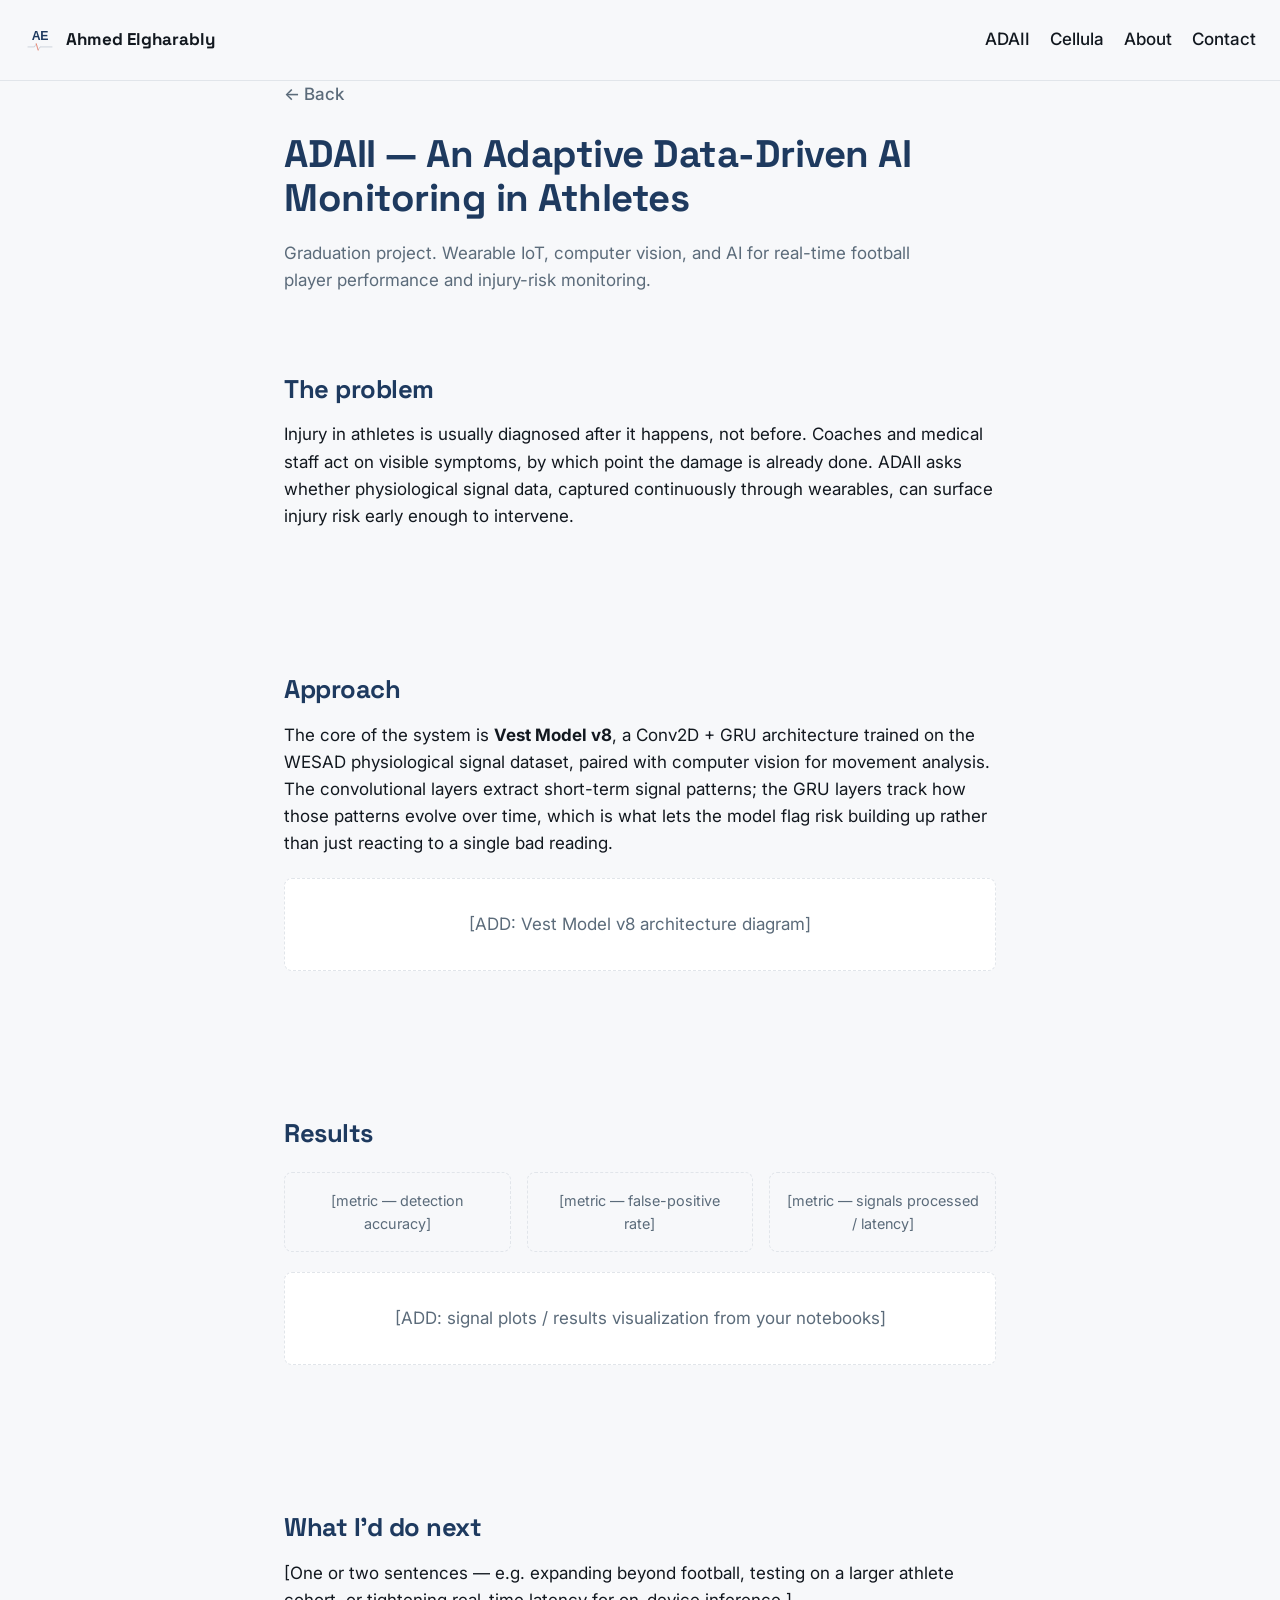
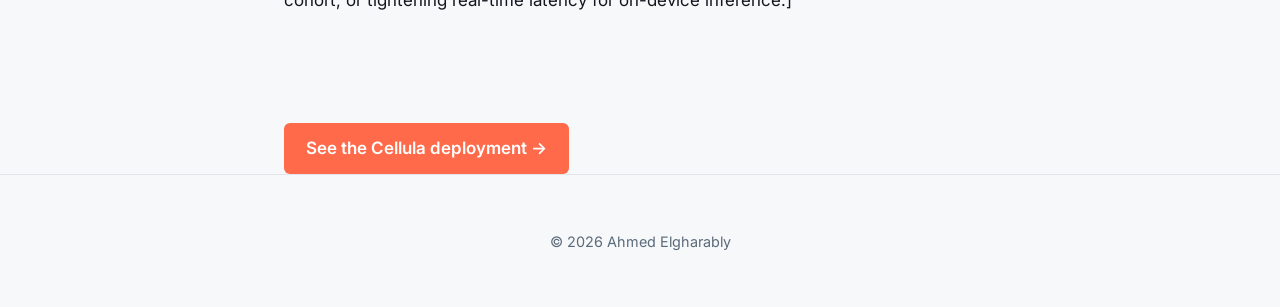
<file: week 6/portfolio-site/portfolio-site/adaii.html>
<!DOCTYPE html>
<html lang="en">
<head>
<meta charset="UTF-8">
<meta name="viewport" content="width=device-width, initial-scale=1.0">
<title>ADAII — Ahmed Elgharably</title>
<link rel="icon" href="ae-logo-mark.svg">
<link rel="preconnect" href="https://fonts.googleapis.com">
<link href="https://fonts.googleapis.com/css2?family=Space+Grotesk:wght@700&family=Inter:wght@400;500;600&display=swap" rel="stylesheet">
<link rel="stylesheet" href="style.css">
</head>
<body>

<nav>
  <a class="brand" href="index.html">
    <img src="ae-logo-mark.svg" alt="AE logo">
    <span>Ahmed Elgharably</span>
  </a>
  <div class="navlinks">
    <a href="adaii.html">ADAII</a>
    <a href="cellula.html">Cellula</a>
    <a href="about.html">About</a>
    <a href="contact.html">Contact</a>
  </div>
</nav>

<div class="wrap">

  <a class="back" href="index.html">← Back</a>
  <h1>ADAII — An Adaptive Data-Driven AI Monitoring in Athletes</h1>
  <p class="sub" style="color:var(--muted); max-width:60ch;">Graduation project. Wearable IoT, computer vision, and AI for real-time football player performance and injury-risk monitoring.</p>

  <section>
    <h2>The problem</h2>
    <p>Injury in athletes is usually diagnosed after it happens, not before. Coaches and medical staff act on visible symptoms, by which point the damage is already done. ADAII asks whether physiological signal data, captured continuously through wearables, can surface injury risk early enough to intervene.</p>
  </section>

  <section>
    <h2>Approach</h2>
    <p>The core of the system is <strong>Vest Model v8</strong>, a Conv2D + GRU architecture trained on the WESAD physiological signal dataset, paired with computer vision for movement analysis. The convolutional layers extract short-term signal patterns; the GRU layers track how those patterns evolve over time, which is what lets the model flag risk building up rather than just reacting to a single bad reading.</p>
    <div class="placeholder">[ADD: Vest Model v8 architecture diagram]</div>
  </section>

  <section>
    <h2>Results</h2>
    <div class="stats">
      <div class="stat">[metric — detection accuracy]</div>
      <div class="stat">[metric — false-positive rate]</div>
      <div class="stat">[metric — signals processed / latency]</div>
    </div>
    <div class="placeholder">[ADD: signal plots / results visualization from your notebooks]</div>
  </section>

  <section>
    <h2>What I'd do next</h2>
    <p>[One or two sentences — e.g. expanding beyond football, testing on a larger athlete cohort, or tightening real-time latency for on-device inference.]</p>
  </section>

  <div class="cta-row">
    <a class="btn btn-primary" href="cellula.html">See the Cellula deployment →</a>
  </div>

</div>

<footer>
  <div class="wrap">
    <p>&copy; 2026 Ahmed Elgharably</p>
  </div>
</footer>

</body>
</html>
</file>
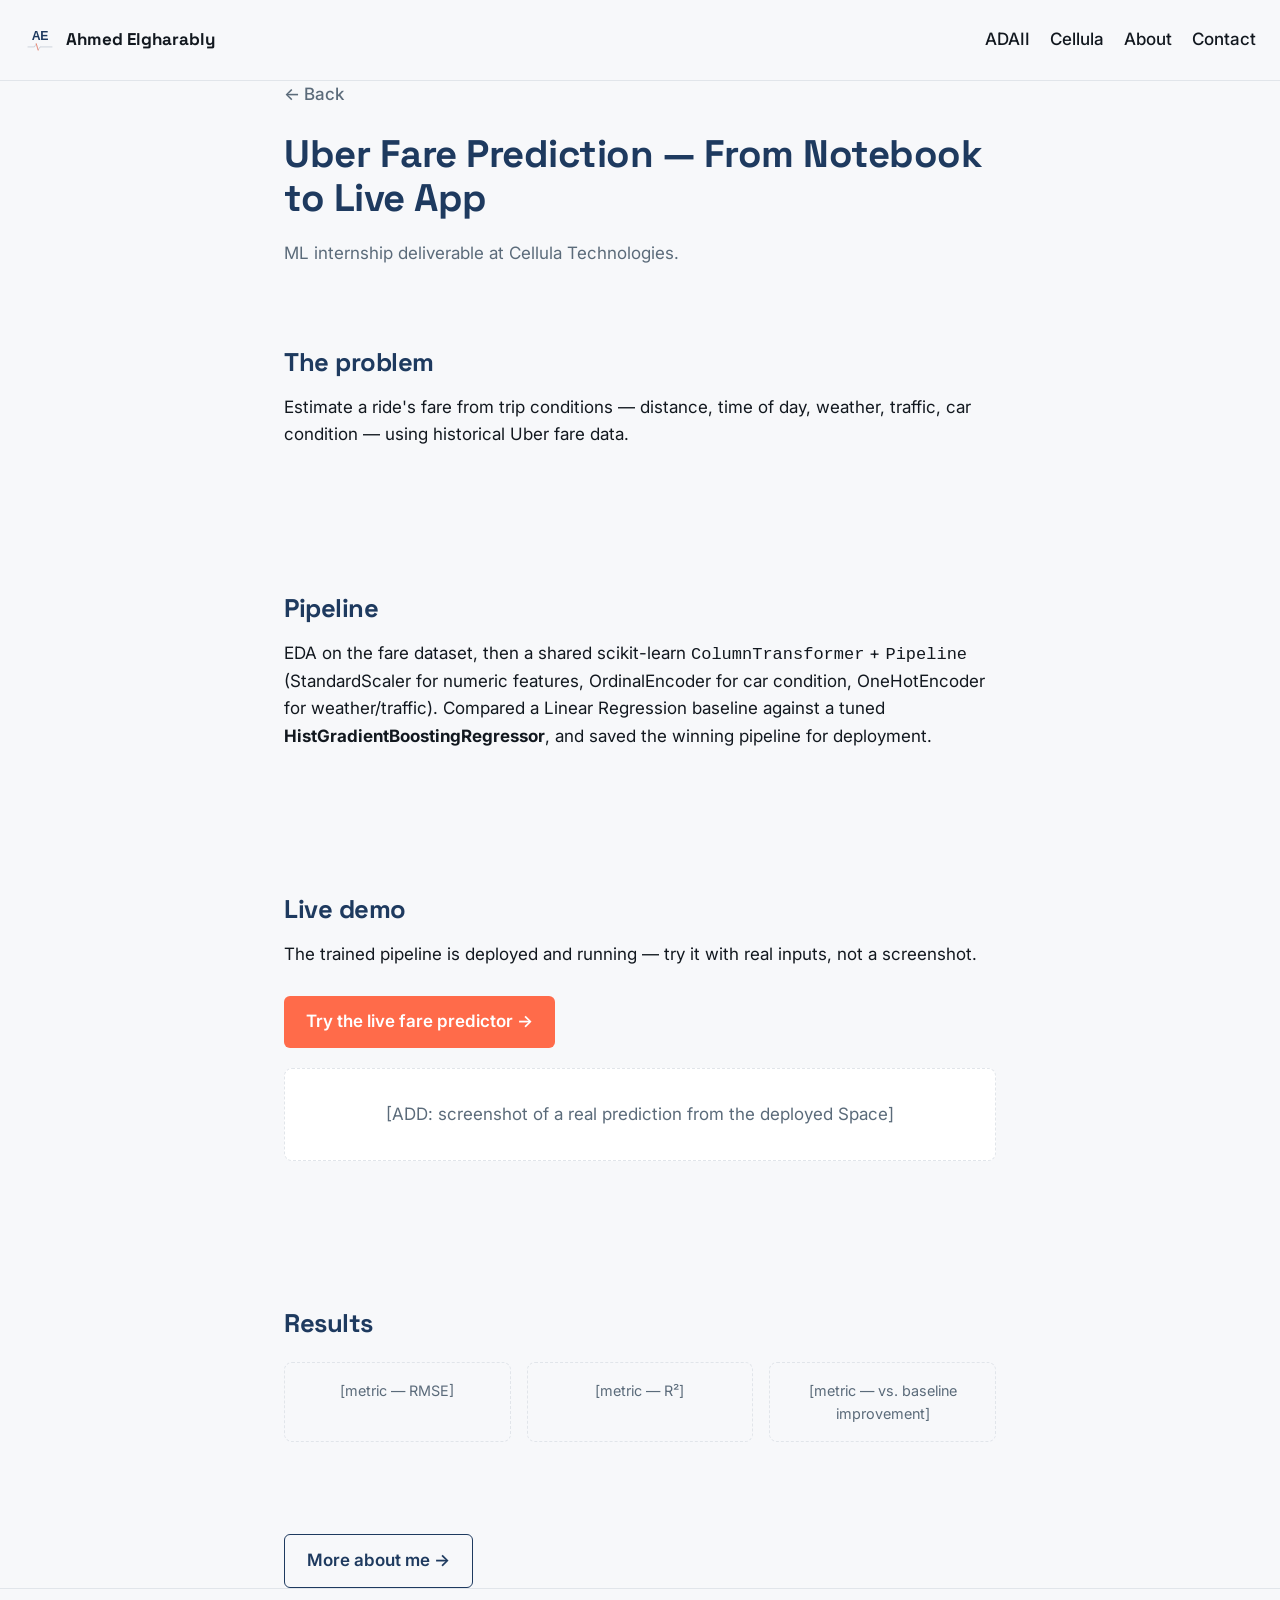
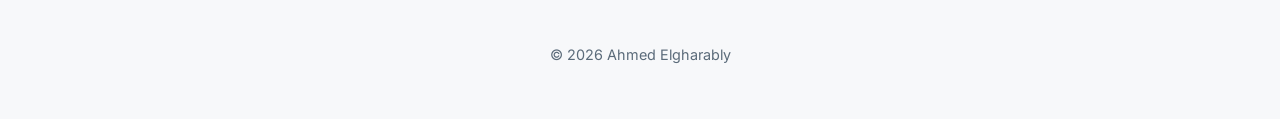
<file: week 6/portfolio-site/portfolio-site/cellula.html>
<!DOCTYPE html>
<html lang="en">
<head>
<meta charset="UTF-8">
<meta name="viewport" content="width=device-width, initial-scale=1.0">
<title>Cellula Deployment — Ahmed Elgharably</title>
<link rel="icon" href="ae-logo-mark.svg">
<link rel="preconnect" href="https://fonts.googleapis.com">
<link href="https://fonts.googleapis.com/css2?family=Space+Grotesk:wght@700&family=Inter:wght@400;500;600&display=swap" rel="stylesheet">
<link rel="stylesheet" href="style.css">
</head>
<body>

<nav>
  <a class="brand" href="index.html">
    <img src="ae-logo-mark.svg" alt="AE logo">
    <span>Ahmed Elgharably</span>
  </a>
  <div class="navlinks">
    <a href="adaii.html">ADAII</a>
    <a href="cellula.html">Cellula</a>
    <a href="about.html">About</a>
    <a href="contact.html">Contact</a>
  </div>
</nav>

<div class="wrap">

  <a class="back" href="index.html">← Back</a>
  <h1>Uber Fare Prediction — From Notebook to Live App</h1>
  <p class="sub" style="color:var(--muted); max-width:60ch;">ML internship deliverable at Cellula Technologies.</p>

  <section>
    <h2>The problem</h2>
    <p>Estimate a ride's fare from trip conditions — distance, time of day, weather, traffic, car condition — using historical Uber fare data.</p>
  </section>

  <section>
    <h2>Pipeline</h2>
    <p>EDA on the fare dataset, then a shared scikit-learn <code>ColumnTransformer</code> + <code>Pipeline</code> (StandardScaler for numeric features, OrdinalEncoder for car condition, OneHotEncoder for weather/traffic). Compared a Linear Regression baseline against a tuned <strong>HistGradientBoostingRegressor</strong>, and saved the winning pipeline for deployment.</p>
  </section>

  <section>
    <h2>Live demo</h2>
    <p>The trained pipeline is deployed and running — try it with real inputs, not a screenshot.</p>
    <div class="cta-row">
      <a class="btn btn-primary" href="PASTE-YOUR-HUGGINGFACE-SPACE-URL-HERE" target="_blank" rel="noopener">Try the live fare predictor →</a>
    </div>
    <div class="placeholder">[ADD: screenshot of a real prediction from the deployed Space]</div>
  </section>

  <section>
    <h2>Results</h2>
    <div class="stats">
      <div class="stat">[metric — RMSE]</div>
      <div class="stat">[metric — R²]</div>
      <div class="stat">[metric — vs. baseline improvement]</div>
    </div>
  </section>

  <div class="cta-row">
    <a class="btn btn-outline" href="about.html">More about me →</a>
  </div>

</div>

<footer>
  <div class="wrap">
    <p>&copy; 2026 Ahmed Elgharably</p>
  </div>
</footer>

</body>
</html>
</file>
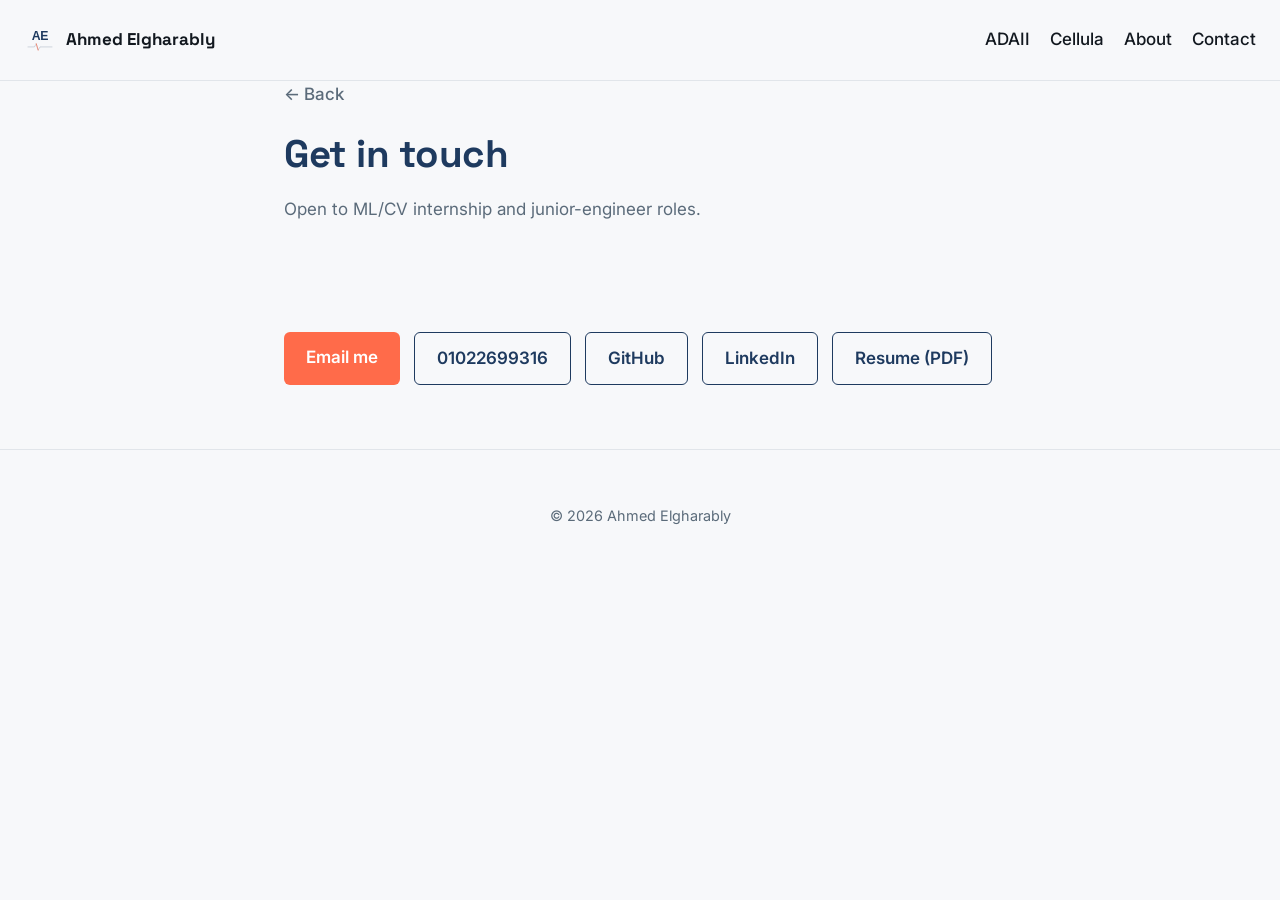
<file: week 6/portfolio-site/portfolio-site/contact.html>
<!DOCTYPE html>
<html lang="en">
<head>
<meta charset="UTF-8">
<meta name="viewport" content="width=device-width, initial-scale=1.0">
<title>Contact — Ahmed Elgharably</title>
<link rel="icon" href="ae-logo-mark.svg">
<link rel="preconnect" href="https://fonts.googleapis.com">
<link href="https://fonts.googleapis.com/css2?family=Space+Grotesk:wght@700&family=Inter:wght@400;500;600&display=swap" rel="stylesheet">
<link rel="stylesheet" href="style.css">
</head>
<body>

<nav>
  <a class="brand" href="index.html">
    <img src="ae-logo-mark.svg" alt="AE logo">
    <span>Ahmed Elgharably</span>
  </a>
  <div class="navlinks">
    <a href="adaii.html">ADAII</a>
    <a href="cellula.html">Cellula</a>
    <a href="about.html">About</a>
    <a href="contact.html">Contact</a>
  </div>
</nav>

<div class="wrap">

  <a class="back" href="index.html">← Back</a>
  <h1>Get in touch</h1>
  <p class="sub" style="color:var(--muted); max-width:50ch;">Open to ML/CV internship and junior-engineer roles.</p>

  <section>
    <div class="cta-row">
      <a class="btn btn-primary" href="mailto:elgharably44@gmail.com">Email me</a>
      <a class="btn btn-outline" href="tel:+201022699316">01022699316</a>
      <a class="btn btn-outline" href="PASTE-YOUR-GITHUB-URL" target="_blank" rel="noopener">GitHub</a>
      <a class="btn btn-outline" href="PASTE-YOUR-LINKEDIN-URL" target="_blank" rel="noopener">LinkedIn</a>
      <a class="btn btn-outline" href="PASTE-YOUR-RESUME-PDF-URL" target="_blank" rel="noopener">Resume (PDF)</a>
    </div>
  </section>

</div>

<footer>
  <div class="wrap">
    <p>&copy; 2026 Ahmed Elgharably</p>
  </div>
</footer>

</body>
</html>
</file>
<file: week 6/portfolio-site/portfolio-site/style.css>
:root {
  --text: #12181F;
  --muted: #5B6B7A;
  --bg: #F7F8FA;
  --main: #1E3A5F;
  --accent: #FF6B4A;
  --border: #E1E5EA;
  --max: 760px;
}

* { box-sizing: border-box; }

body {
  margin: 0;
  background: var(--bg);
  color: var(--text);
  font-family: 'Inter', -apple-system, sans-serif;
  line-height: 1.6;
  font-size: 17px;
}

h1, h2, h3 {
  font-family: 'Space Grotesk', sans-serif;
  color: var(--main);
  line-height: 1.15;
  letter-spacing: -0.5px;
  margin: 0 0 0.5em;
}

h1 { font-size: 2.4rem; }
h2 { font-size: 1.6rem; margin-top: 0; }

a { color: var(--accent); text-decoration: none; font-weight: 600; }
a:hover, a:focus-visible { text-decoration: underline; }
a:focus-visible, button:focus-visible { outline: 2px solid var(--accent); outline-offset: 2px; }

.wrap {
  max-width: var(--max);
  margin: 0 auto;
  padding: 0 24px;
}

nav {
  display: flex;
  align-items: center;
  justify-content: space-between;
  padding: 24px;
  border-bottom: 1px solid var(--border);
  flex-wrap: wrap;
  gap: 12px;
}

.brand { display: flex; align-items: center; gap: 10px; }
.brand img { width: 32px; height: 32px; }
.brand span { font-family: 'Space Grotesk', sans-serif; font-weight: 700; color: var(--text); }

.navlinks { display: flex; gap: 20px; flex-wrap: wrap; }
.navlinks a { color: var(--text); font-weight: 500; }
.navlinks a:hover { color: var(--accent); }

section { padding: 64px 0; }
@media (max-width: 640px) { section { padding: 32px 0; } h1 { font-size: 1.9rem; } }

.hero p.sub { color: var(--muted); font-size: 1.15rem; max-width: 46ch; }

.cta-row { display: flex; gap: 14px; margin-top: 28px; flex-wrap: wrap; }

.btn {
  display: inline-block;
  padding: 12px 22px;
  border-radius: 6px;
  font-weight: 600;
  font-family: 'Inter', sans-serif;
}
.btn-primary { background: var(--accent); color: #fff; }
.btn-primary:hover { background: #e85a3a; text-decoration: none; }
.btn-outline { border: 1.5px solid var(--main); color: var(--main); }
.btn-outline:hover { background: var(--main); color: #fff; text-decoration: none; }

.waveform { display: block; margin: 0 auto; opacity: 0.9; }

.cards { display: grid; gap: 20px; margin-top: 32px; }
@media (min-width: 640px) { .cards { grid-template-columns: 1fr 1fr; } }

.card {
  border: 1px solid var(--border);
  border-radius: 10px;
  padding: 24px;
  background: #fff;
}
.card h3 { margin-top: 0; }
.card p { color: var(--muted); font-size: 0.98rem; }

.stats { display: grid; gap: 16px; margin-top: 24px; }
@media (min-width: 640px) { .stats { grid-template-columns: repeat(3, 1fr); } }
.stat {
  border: 1.5px dashed var(--border);
  border-radius: 8px;
  padding: 16px;
  text-align: center;
  color: var(--muted);
  font-size: 0.9rem;
}

.placeholder {
  border: 1.5px dashed var(--border);
  border-radius: 8px;
  padding: 32px;
  text-align: center;
  color: var(--muted);
  margin: 20px 0;
  background: #fff;
}

.pills { display: flex; flex-wrap: wrap; gap: 8px; margin-top: 16px; }
.pill {
  background: #fff;
  border: 1px solid var(--border);
  border-radius: 999px;
  padding: 6px 14px;
  font-size: 0.88rem;
  color: var(--main);
}

footer {
  border-top: 1px solid var(--border);
  padding: 40px 0;
  text-align: center;
  color: var(--muted);
  font-size: 0.9rem;
}

.back { display: inline-block; margin-bottom: 24px; color: var(--muted); font-weight: 500; }
</file>
